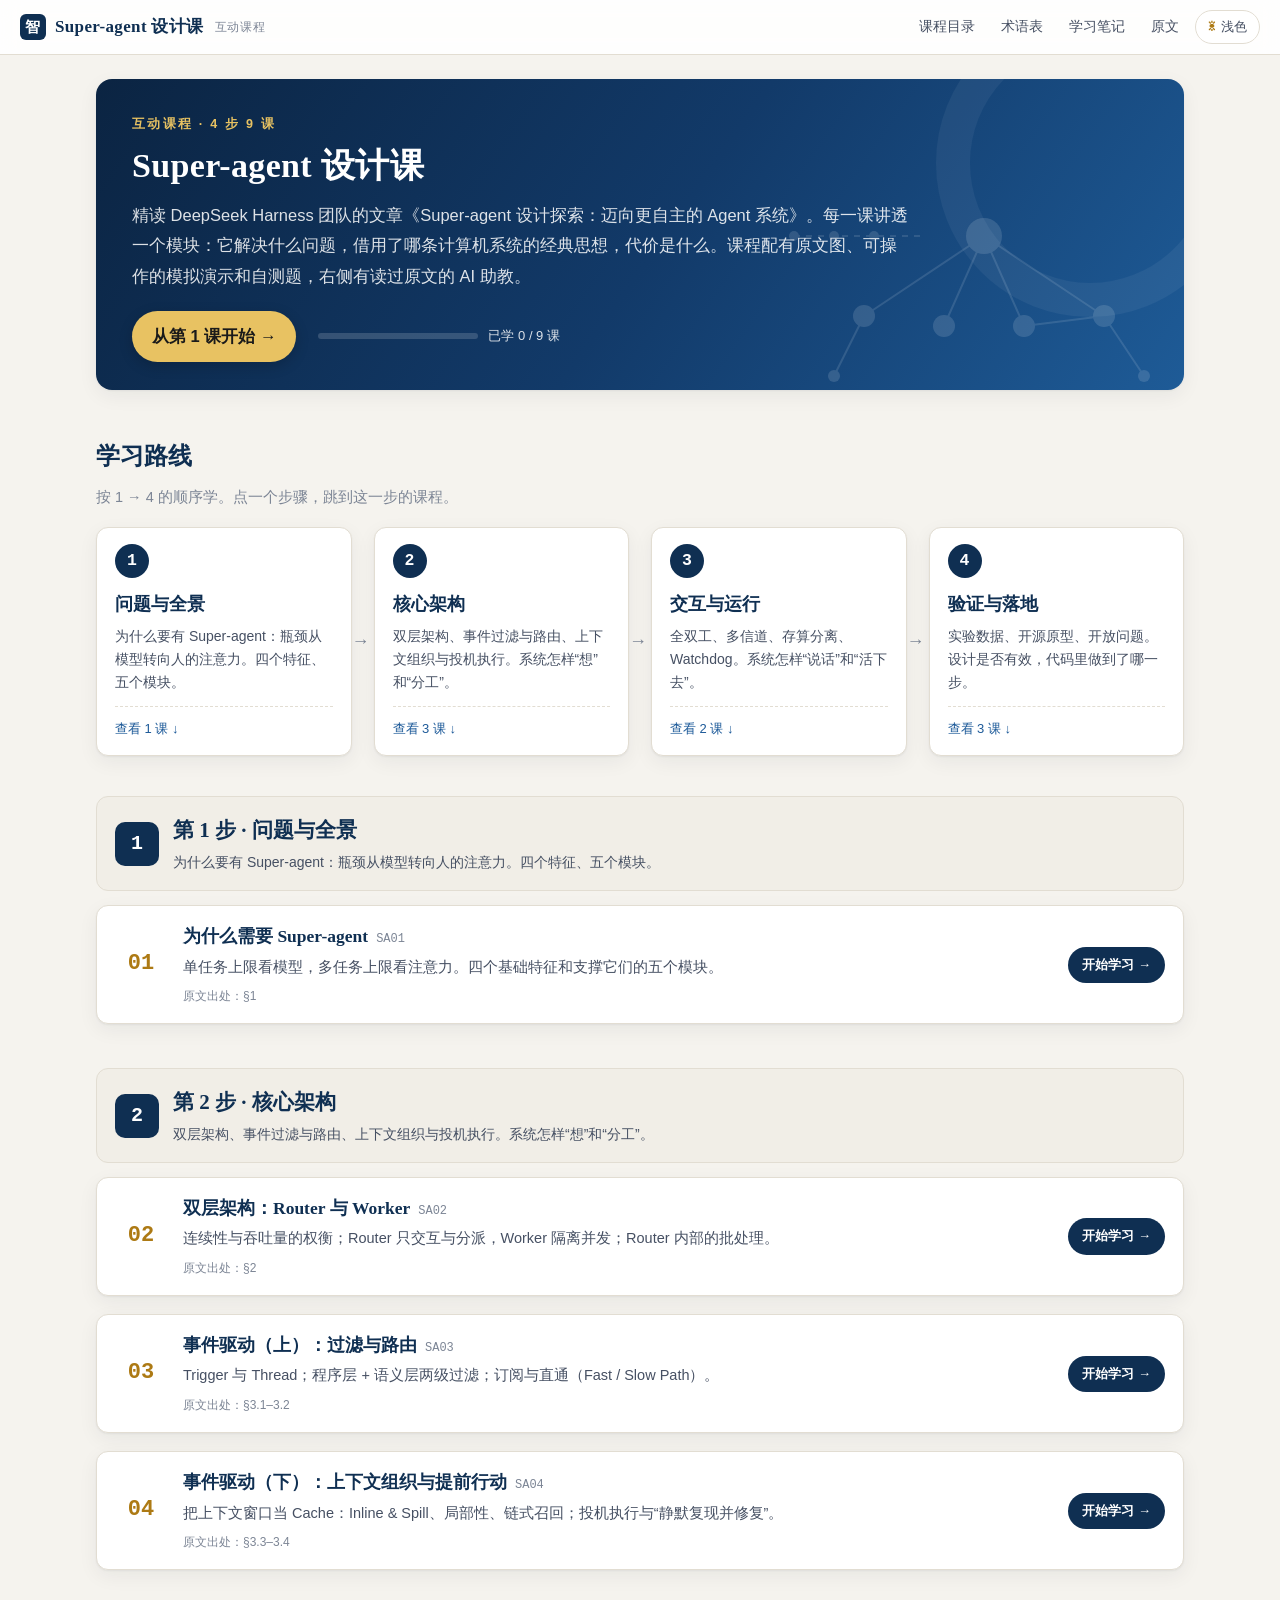
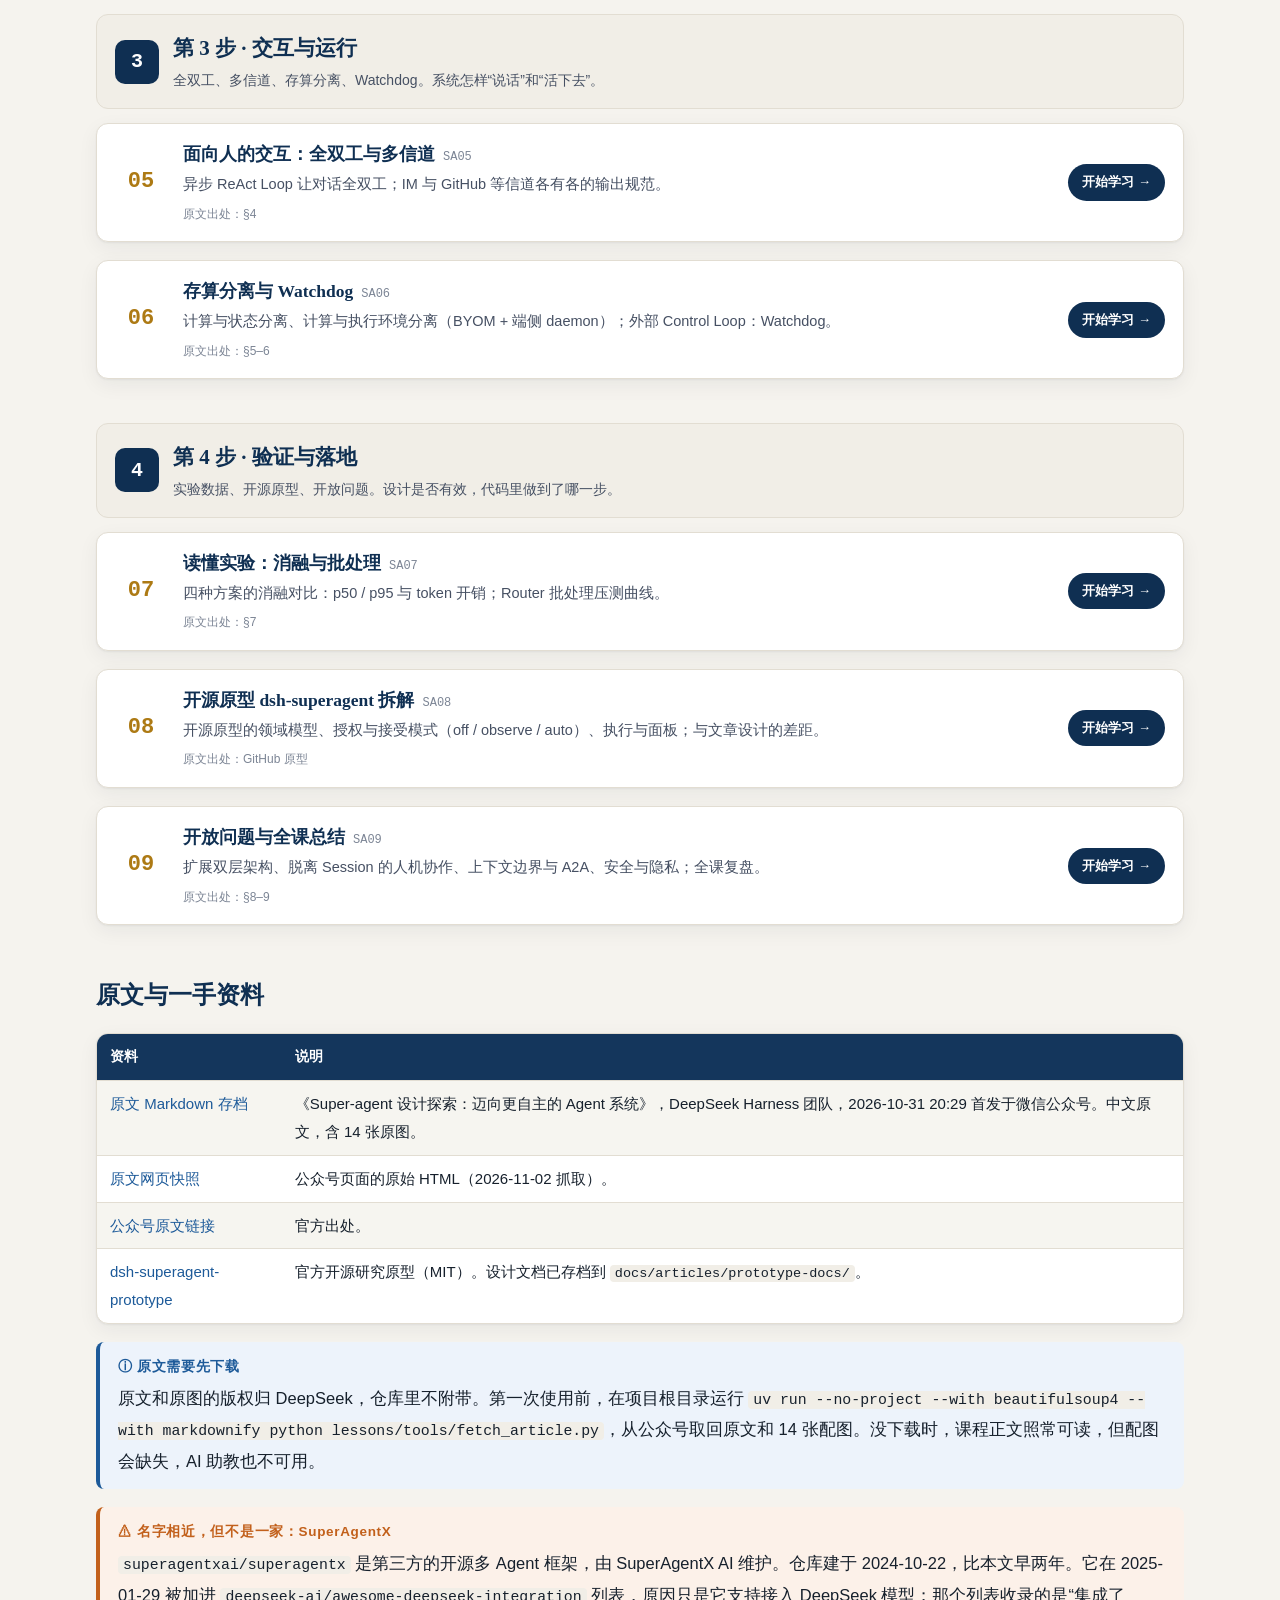
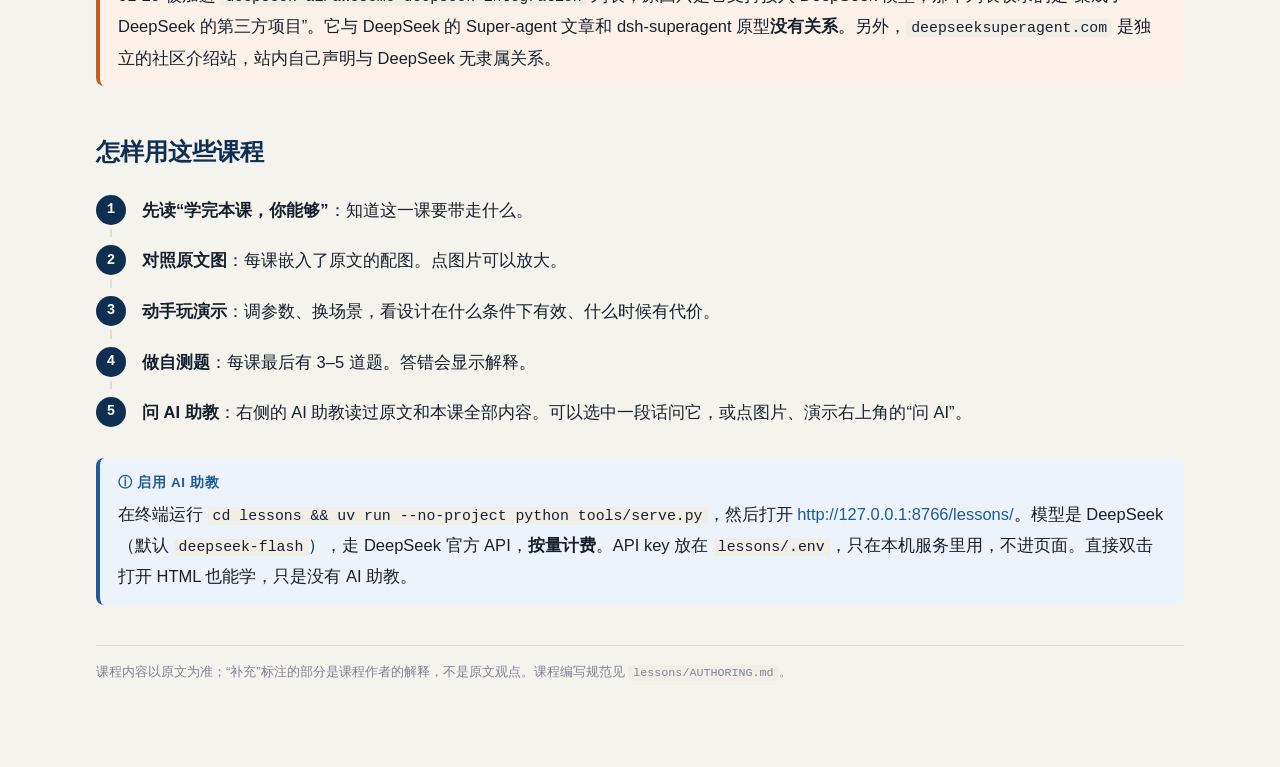
<file: lessons/index.html>
<!doctype html>
<html lang="zh-CN">
<head>
<meta charset="utf-8">
<meta name="viewport" content="width=device-width, initial-scale=1">
<title>Super-agent 设计课</title>
<link rel="stylesheet" href="assets/course.css">
<link rel="stylesheet" href="assets/course-theme.css">
<script src="assets/glossary-data.js"></script>
<script src="assets/course-config.js"></script>
<script src="assets/course-lib.js"></script>
<style>
  .wrap { max-width: 1120px; margin: 0 auto; padding: 24px 16px 80px; }
  .hero-actions { display: flex; flex-wrap: wrap; align-items: center; gap: 14px 22px; margin-top: 20px; }
  .cta { display: inline-flex; align-items: center; gap: 8px; background: var(--hero-accent); color: #1a1a1a; font-weight: 700; padding: 10px 20px; border-radius: 30px; box-shadow: 0 4px 14px rgba(0,0,0,.18); transition: transform .15s; }
  :root[data-theme="ink"] .cta { color: #f8efdc; }
  .cta:hover { text-decoration: none; transform: translateY(-2px); }
  .hero-prog { font-size: 13px; color: var(--hero-sub); display: flex; align-items: center; gap: 10px; }
  .hero-prog .bar { width: 160px; height: 6px; border-radius: 6px; background: var(--hero-line); overflow: hidden; }
  .hero-prog .bar i { display: block; height: 100%; background: var(--hero-accent); }
  .sec-h { font-family: var(--head-font); color: var(--brand); font-size: 24px; margin: 44px 0 6px; }
  .sec-sub { color: var(--ink-3); font-size: 14.5px; margin: 0 0 14px; }
  .path { display: grid; grid-template-columns: repeat(4, minmax(0, 1fr)); gap: 22px; margin: 16px 0 8px; }
  .stage { position: relative; display: flex; flex-direction: column; background: var(--surface); border: 1px solid var(--line); border-radius: var(--radius); padding: 16px 18px 14px; box-shadow: var(--shadow); color: var(--ink); cursor: pointer; transition: transform .15s, box-shadow .15s, border-color .15s; }
  .stage:hover { text-decoration: none; transform: translateY(-3px); box-shadow: var(--shadow-lift); border-color: var(--brand-2); }
  .stage:not(:last-child)::after { content: "→"; position: absolute; right: -19px; top: 50%; transform: translateY(-50%); color: var(--ink-3); font-size: 18px; }
  .stage .n { display: inline-grid; place-items: center; width: 34px; height: 34px; border-radius: 50%; background: var(--brand); color: var(--surface); font-family: var(--mono); font-weight: 700; }
  .stage b { display: block; color: var(--brand); font-size: 18px; margin: 10px 0 4px; font-family: var(--head-font); }
  .stage p { margin: 0; font-size: 14px; color: var(--ink-2); line-height: 1.65; flex: 1; }
  .stage .go { margin-top: 12px; padding-top: 10px; border-top: 1px dashed var(--line); font-size: 13px; color: var(--brand-2); display: flex; justify-content: space-between; }
  .stage .go em { font-style: normal; color: var(--ink-3); }
  @media (max-width: 900px) { .path { grid-template-columns: 1fr 1fr; } .stage::after { display: none; } }
  @media (max-width: 520px) { .path { grid-template-columns: 1fr; } }
  .step-sec { margin-top: 40px; scroll-margin-top: 70px; }
  .step-head { display: flex; align-items: center; gap: 14px; padding: 14px 18px; border-radius: var(--radius); background: var(--surface-2); border: 1px solid var(--line); }
  .step-head .n { flex: none; display: grid; place-items: center; width: 44px; height: 44px; border-radius: 10px; background: var(--brand); color: var(--surface); font-family: var(--mono); font-size: 20px; font-weight: 700; }
  .step-head h2 { margin: 0; font-family: var(--head-font); color: var(--brand); font-size: 21px; }
  .step-head p { margin: 0; font-size: 14px; color: var(--ink-2); }
  .lrows { list-style: none; margin: 10px 0 0; padding: 0; display: grid; gap: 10px; }
  .lrow { display: grid; grid-template-columns: 52px minmax(0, 1fr) auto; gap: 16px; align-items: center; background: var(--surface); border: 1px solid var(--line); border-radius: var(--radius); padding: 14px 18px; box-shadow: var(--shadow); color: var(--ink); cursor: pointer; transition: transform .15s, box-shadow .15s, border-color .15s; }
  .lrow:hover { text-decoration: none; transform: translateX(3px); box-shadow: var(--shadow-lift); border-color: var(--brand-2); }
  .lrow .no { font-family: var(--mono); font-size: 22px; font-weight: 700; color: var(--accent); text-align: center; }
  .lrow h3 { margin: 0; font-size: 17.5px; color: var(--brand); font-family: var(--head-font); }
  .lrow h3 .id { font-family: var(--mono); font-size: 12px; color: var(--ink-3); font-weight: 400; margin-left: 8px; }
  .lrow p { margin: 3px 0 0; font-size: 14.5px; color: var(--ink-2); line-height: 1.6; }
  .lrow .src { font-size: 12px; color: var(--ink-3); }
  .lrow .pill2 { white-space: nowrap; font-size: 13px; font-weight: 600; padding: 6px 14px; border-radius: 20px; background: var(--brand); color: var(--surface); }
  .lrow .pill2.done { background: transparent; color: var(--up); border: 1px solid var(--up); }
  @media (max-width: 600px) { .lrow { grid-template-columns: 36px minmax(0, 1fr); } .lrow .pill2 { grid-column: 2; justify-self: start; } .lrow .no { font-size: 18px; } }
</style>
</head>
<body>
<header id="cl-topbar"></header>
<div class="wrap">
  <div class="hero">
    <div class="kicker">互动课程 · 4 步 9 课</div>
    <h1>Super-agent 设计课</h1>
    <p>精读 DeepSeek Harness 团队的文章《Super-agent 设计探索：迈向更自主的 Agent 系统》。每一课讲透一个模块：它解决什么问题，借用了哪条计算机系统的经典思想，代价是什么。课程配有原文图、可操作的模拟演示和自测题，右侧有读过原文的 AI 助教。</p>
    <div class="hero-actions"><a class="cta" id="cta" href="SA01-why-super-agent.html">从第 1 课开始 →</a><span class="hero-prog" id="hero-prog"></span></div>
  </div>

  <h2 class="sec-h">学习路线</h2>
  <p class="sec-sub">按 1 → 4 的顺序学。点一个步骤，跳到这一步的课程。</p>
  <div class="path" id="path"></div>
  <div id="groups"></div>

  <h2 class="sec-h">原文与一手资料</h2>
  <div class="tbl-wrap"><table class="tbl">
    <tr><th>资料</th><th>说明</th></tr>
    <tr><td><a href="../docs/articles/super-agent-design-exploration.md">原文 Markdown 存档</a></td><td>《Super-agent 设计探索：迈向更自主的 Agent 系统》，DeepSeek Harness 团队，2026-10-31 20:29 首发于微信公众号。中文原文，含 14 张原图。</td></tr>
    <tr><td><a href="../docs/articles/super-agent-design-exploration.original.html">原文网页快照</a></td><td>公众号页面的原始 HTML（2026-11-02 抓取）。</td></tr>
    <tr><td><a href="https://mp.weixin.qq.com/s/zoS7GlReWPhfCjENGxXCdg">公众号原文链接</a></td><td>官方出处。</td></tr>
    <tr><td><a href="https://github.com/deepseek-ai/dsh-superagent-prototype">dsh-superagent-prototype</a></td><td>官方开源研究原型（MIT）。设计文档已存档到 <code>docs/articles/prototype-docs/</code>。</td></tr>
  </table></div>
  <div class="callout note"><span class="ttl">原文需要先下载</span>原文和原图的版权归 DeepSeek，仓库里不附带。第一次使用前，在项目根目录运行 <code>uv run --no-project --with beautifulsoup4 --with markdownify python lessons/tools/fetch_article.py</code>，从公众号取回原文和 14 张配图。没下载时，课程正文照常可读，但配图会缺失，AI 助教也不可用。</div>
  <div class="callout warn"><span class="ttl">名字相近，但不是一家：SuperAgentX</span><code>superagentxai/superagentx</code> 是第三方的开源多 Agent 框架，由 SuperAgentX AI 维护。仓库建于 2024-10-22，比本文早两年。它在 2025-01-29 被加进 <code>deepseek-ai/awesome-deepseek-integration</code> 列表，原因只是它支持接入 DeepSeek 模型；那个列表收录的是“集成了 DeepSeek 的第三方项目”。它与 DeepSeek 的 Super-agent 文章和 dsh-superagent 原型<b>没有关系</b>。另外，<code>deepseeksuperagent.com</code> 是独立的社区介绍站，站内自己声明与 DeepSeek 无隶属关系。</div>

  <h2 class="sec-h">怎样用这些课程</h2>
  <ol class="steps">
    <li><b>先读“学完本课，你能够”</b>：知道这一课要带走什么。</li>
    <li><b>对照原文图</b>：每课嵌入了原文的配图。点图片可以放大。</li>
    <li><b>动手玩演示</b>：调参数、换场景，看设计在什么条件下有效、什么时候有代价。</li>
    <li><b>做自测题</b>：每课最后有 3–5 道题。答错会显示解释。</li>
    <li><b>问 AI 助教</b>：右侧的 AI 助教读过原文和本课全部内容。可以选中一段话问它，或点图片、演示右上角的“问 AI”。</li>
  </ol>
  <div class="callout note"><span class="ttl">启用 AI 助教</span>在终端运行 <code>cd lessons &amp;&amp; uv run --no-project python tools/serve.py</code>，然后打开 <a href="http://127.0.0.1:8766/lessons/">http://127.0.0.1:8766/lessons/</a>。模型是 DeepSeek（默认 <code>deepseek-flash</code>），走 DeepSeek 官方 API，<b>按量计费</b>。API key 放在 <code>lessons/.env</code>，只在本机服务里用，不进页面。直接双击打开 HTML 也能学，只是没有 AI 助教。</div>
  <p class="disclaimer">课程内容以原文为准；“补充”标注的部分是课程作者的解释，不是原文观点。课程编写规范见 <code>lessons/AUTHORING.md</code>。</p>
</div>

<script>
const DESC = {
  "SA01-why-super-agent.html": "单任务上限看模型，多任务上限看注意力。四个基础特征和支撑它们的五个模块。",
  "SA02-two-layer.html": "连续性与吞吐量的权衡；Router 只交互与分派，Worker 隔离并发；Router 内部的批处理。",
  "SA03-event-filter-route.html": "Trigger 与 Thread；程序层 + 语义层两级过滤；订阅与直通（Fast / Slow Path）。",
  "SA04-context-speculation.html": "把上下文窗口当 Cache：Inline & Spill、局部性、链式召回；投机执行与“静默复现并修复”。",
  "SA05-human-interaction.html": "异步 ReAct Loop 让对话全双工；IM 与 GitHub 等信道各有各的输出规范。",
  "SA06-separation-watchdog.html": "计算与状态分离、计算与执行环境分离（BYOM + 端侧 daemon）；外部 Control Loop：Watchdog。",
  "SA07-experiments.html": "四种方案的消融对比：p50 / p95 与 token 开销；Router 批处理压测曲线。",
  "SA08-prototype.html": "开源原型的领域模型、授权与接受模式（off / observe / auto）、执行与面板；与文章设计的差距。",
  "SA09-open-problems.html": "扩展双层架构、脱离 Session 的人机协作、上下文边界与 A2A、安全与隐私；全课复盘。",
};
CL.onReady(function () {
  const v = CL.visited(), N = CL.LESSONS.length, done = CL.LESSONS.filter((l) => v.includes(l.file)).length;
  const nextL = CL.LESSONS.find((l) => !v.includes(l.file));
  const cta = document.getElementById("cta");
  if (done && nextL) { cta.href = nextL.file; cta.textContent = "继续学习：第 " + String(nextL.no).padStart(2, "0") + " 课 →"; }
  else if (done === N) { cta.href = CL.LESSONS[0].file; cta.textContent = "全部学完 · 从头复习 →"; }
  document.getElementById("hero-prog").innerHTML = '<span class="bar"><i style="width:' + Math.round((100 * done) / N) + '%"></i></span>已学 ' + done + " / " + N + " 课";
  if (done) { const rb = CL.resetButton(() => location.reload()); rb.style.color = "inherit"; document.getElementById("hero-prog").appendChild(rb); }
  let p = "", h = "";
  for (const st of CL.STEPS) {
    const ls = CL.LESSONS.filter((l) => l.step === st.n), d = ls.filter((l) => v.includes(l.file)).length;
    p += '<a class="stage" href="#step-' + st.n + '"><span class="n">' + st.n + "</span><b>" + st.name + "</b><p>" + st.desc +
      '</p><span class="go"><span>查看 ' + ls.length + " 课 ↓</span><em>" + (d ? "已学 " + d : "") + "</em></span></a>";
    h += '<section class="step-sec" id="step-' + st.n + '"><div class="step-head"><span class="n">' + st.n + "</span><div><h2>第 " + st.n + " 步 · " + st.name + "</h2><p>" + st.desc + '</p></div></div><ol class="lrows">';
    for (const l of ls) {
      const seen = v.includes(l.file);
      h += '<li><a class="lrow" href="' + l.file + '"><span class="no">' + String(l.no).padStart(2, "0") + "</span><span><h3>" + l.title + '<span class="id">' + l.id + "</span></h3><p>" + (DESC[l.file] || "") +
        '</p><span class="src">原文出处：' + l.src + '</span></span><span class="pill2' + (seen ? " done" : "") + '">' + (seen ? "✓ 已学 · 复习" : "开始学习 →") + "</span></a></li>";
    }
    h += "</ol></section>";
  }
  document.getElementById("path").innerHTML = p;
  document.getElementById("groups").innerHTML = h;
});
</script>
</body>
</html>
</file>
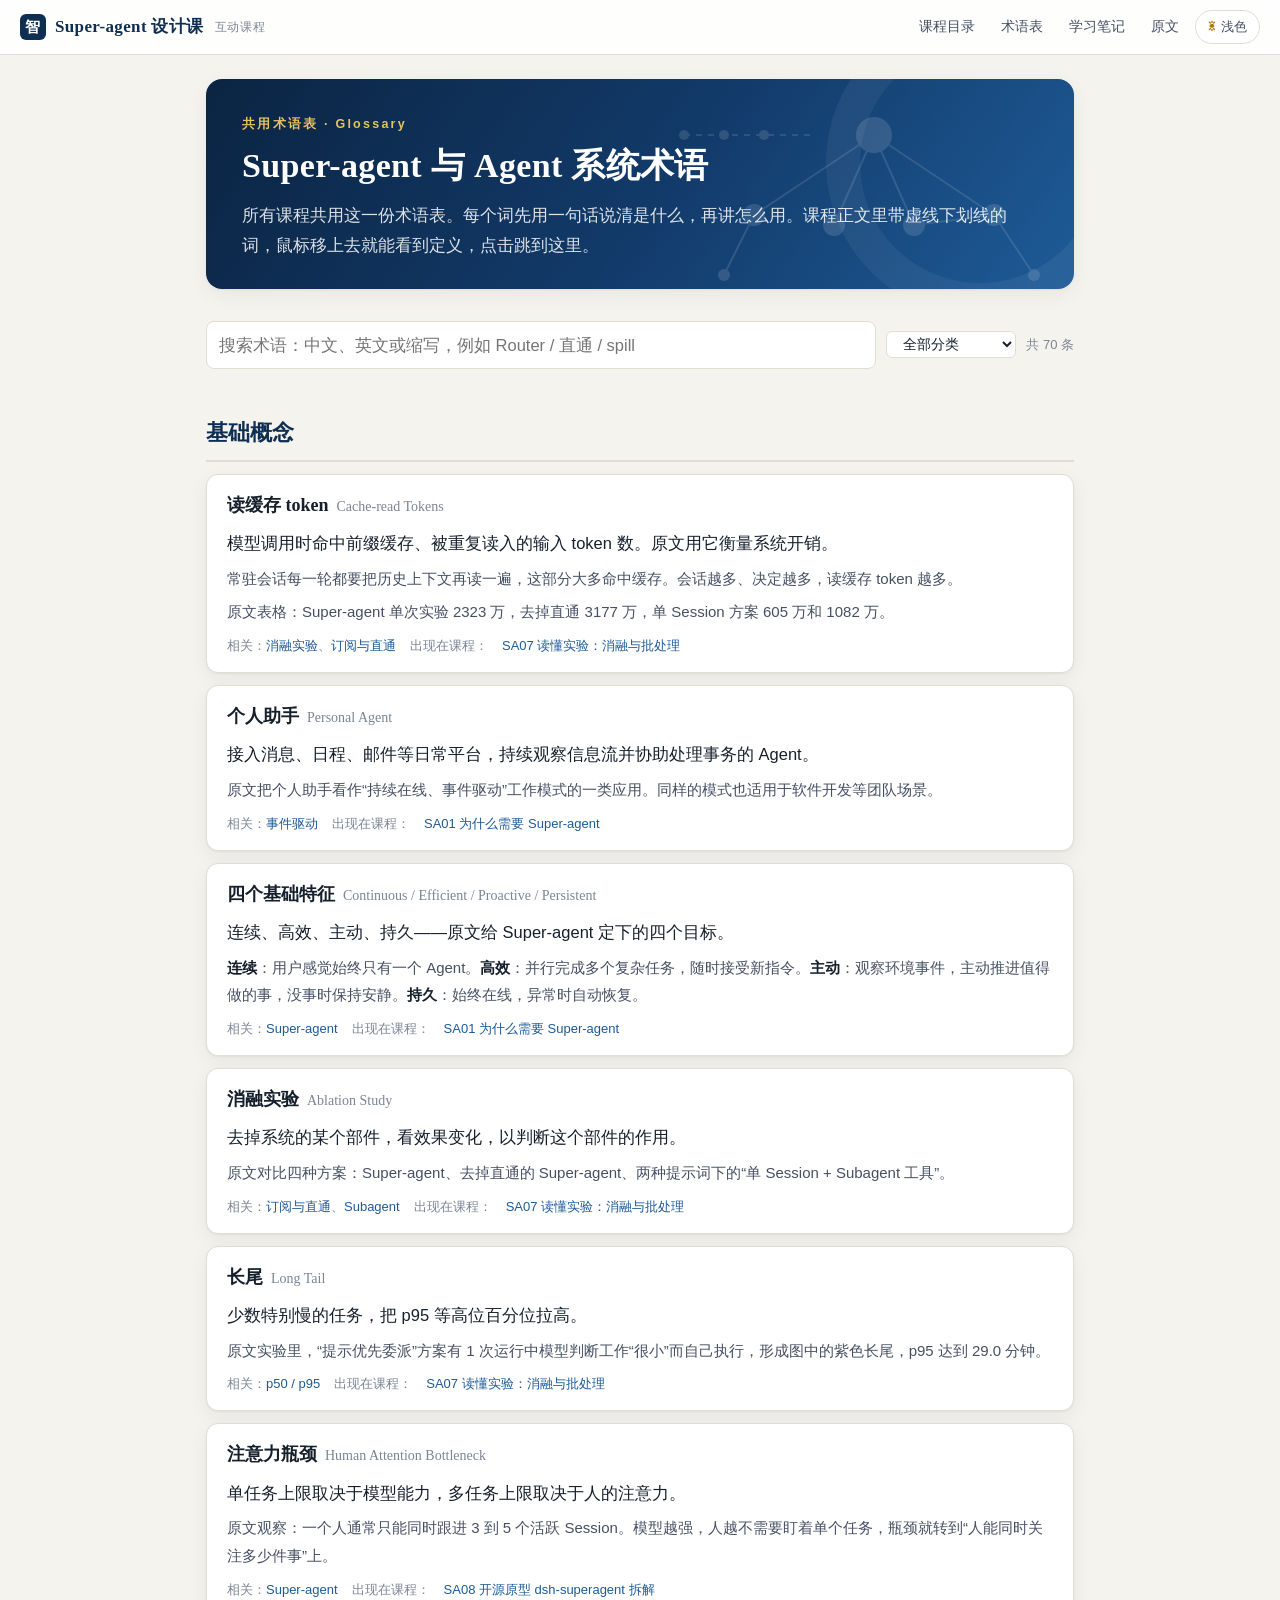
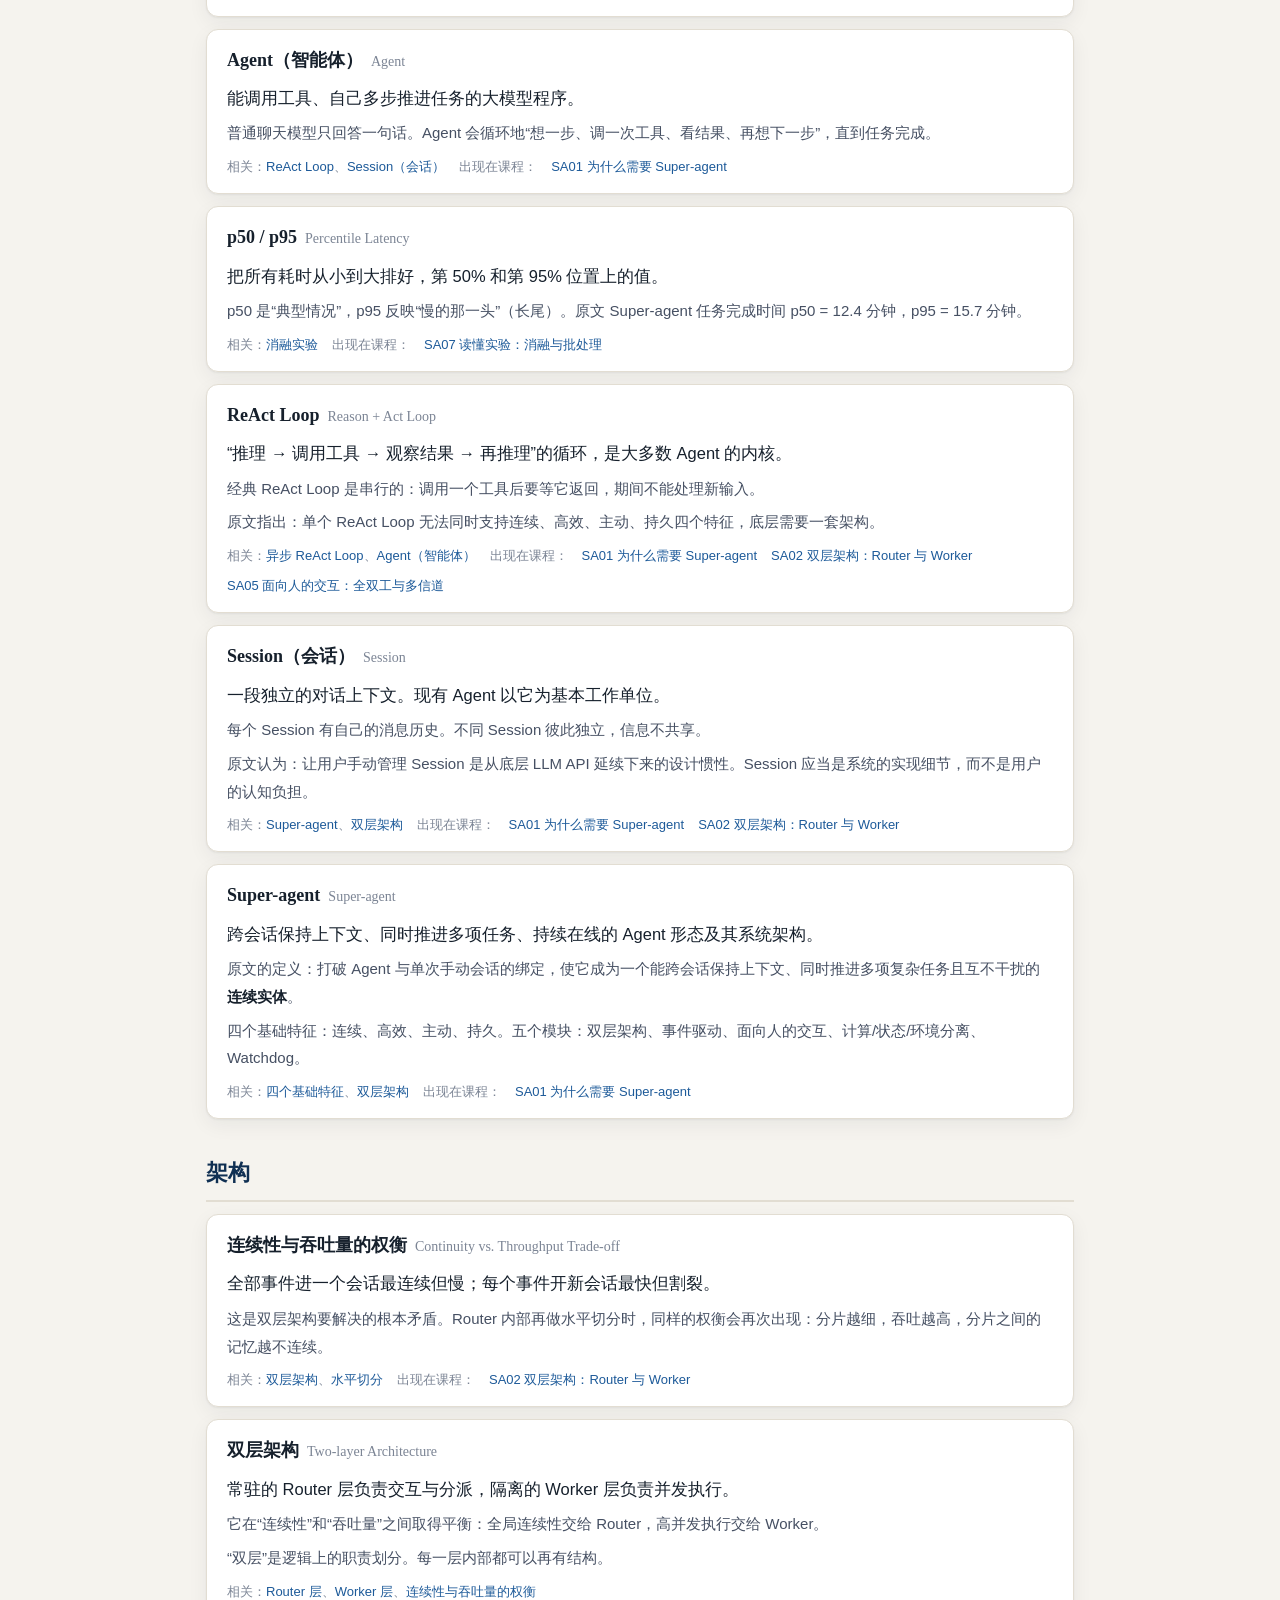
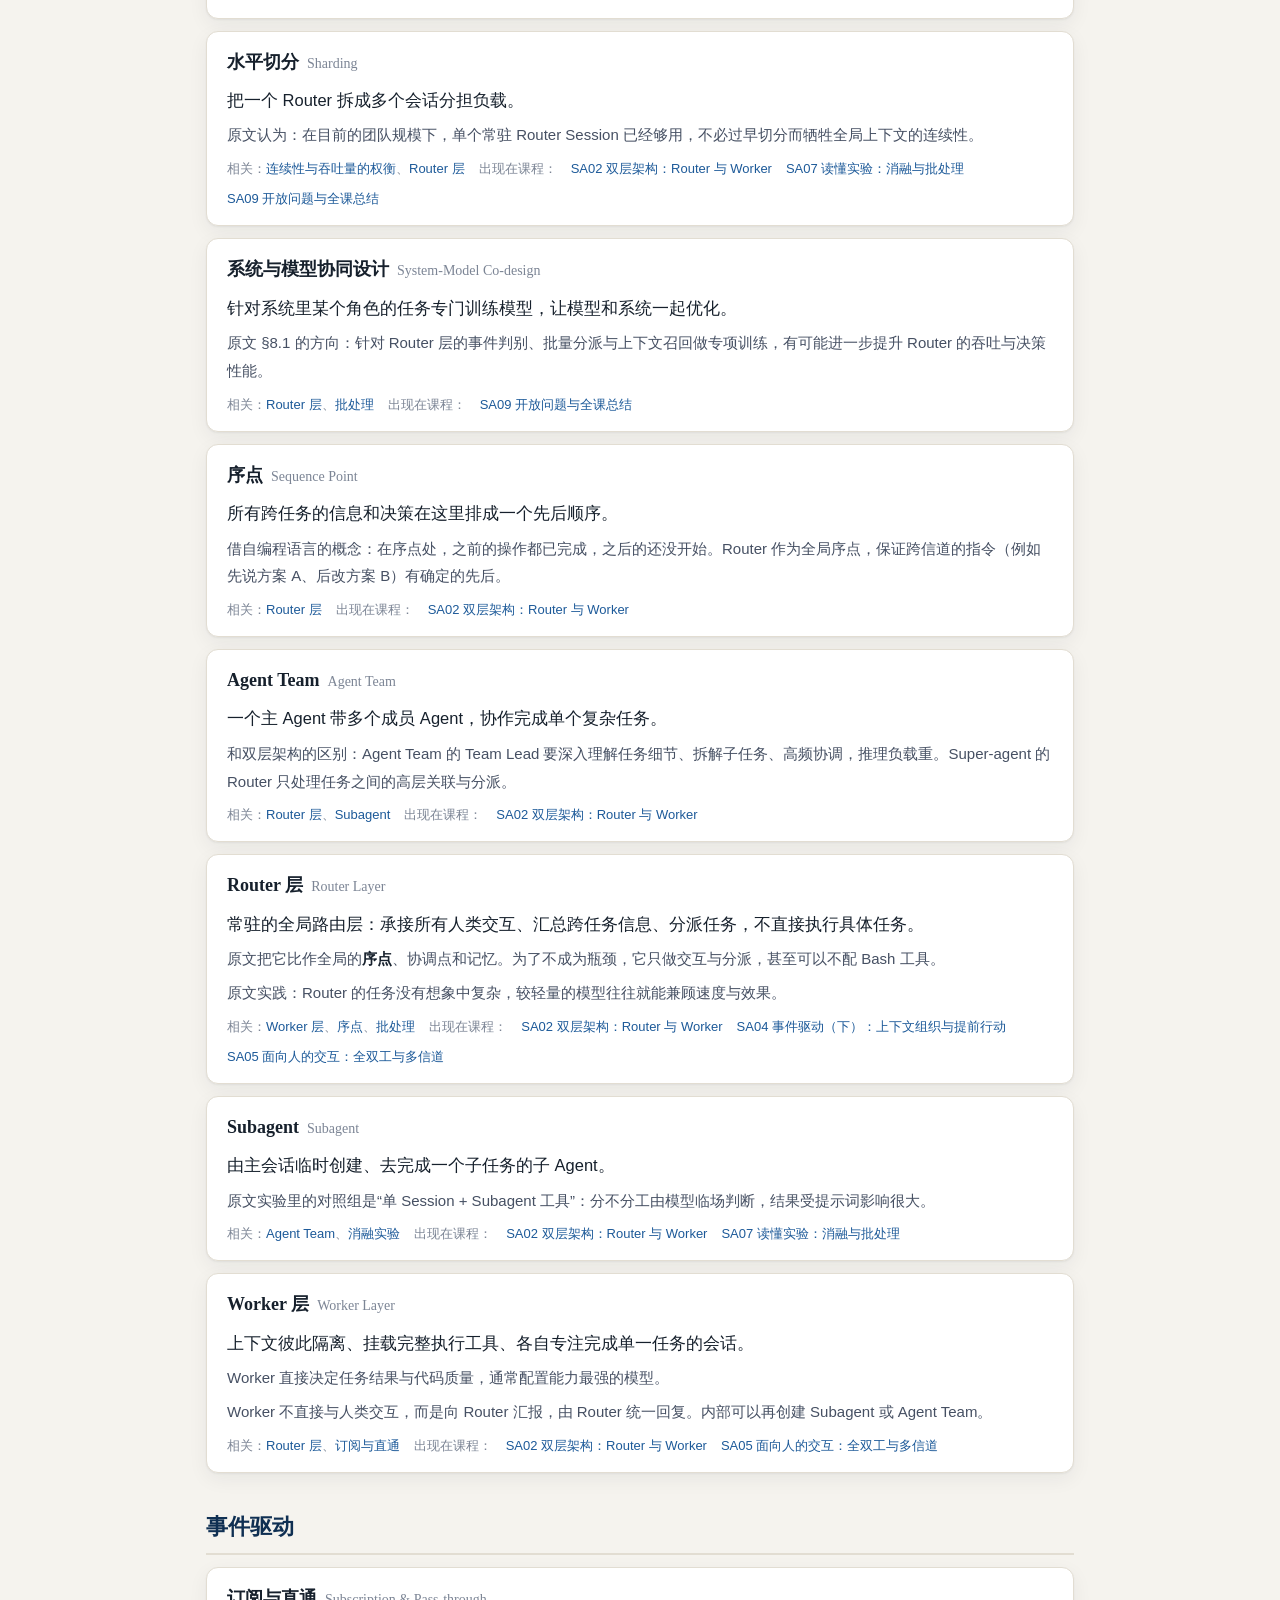
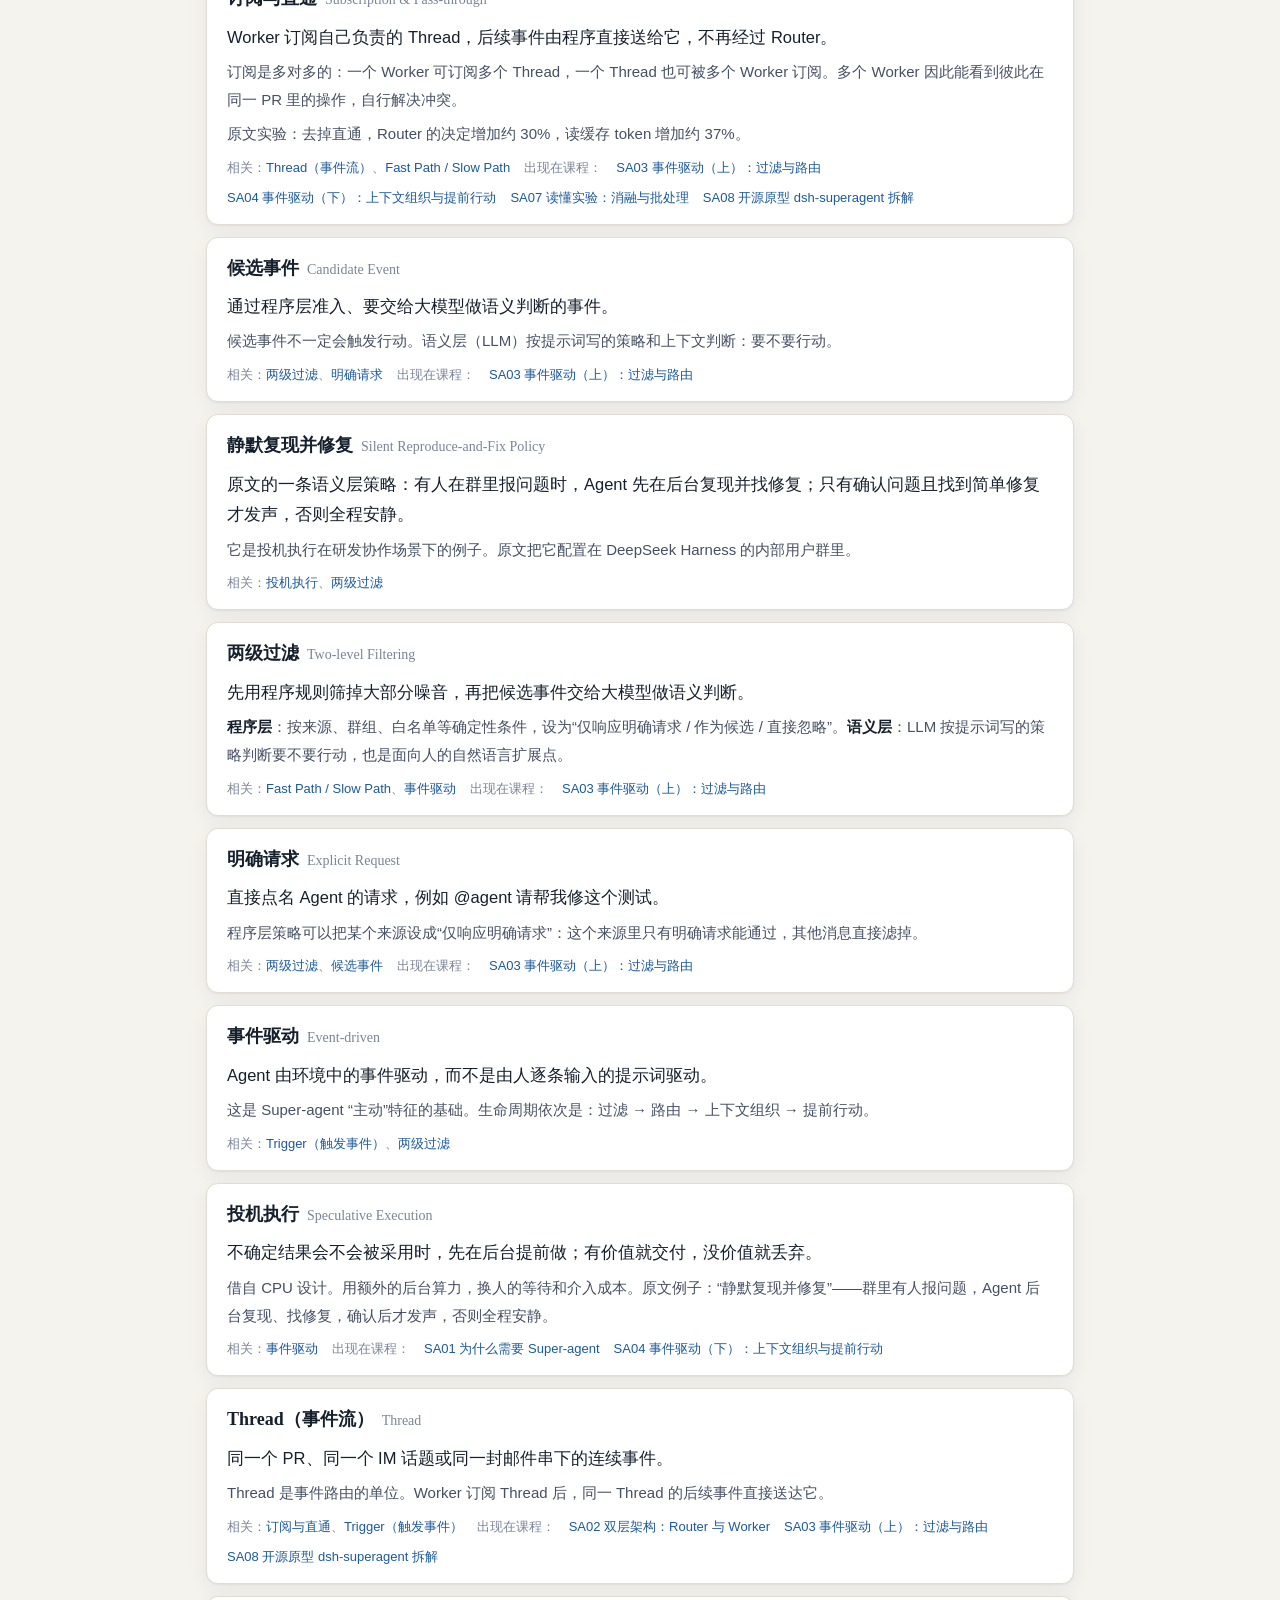
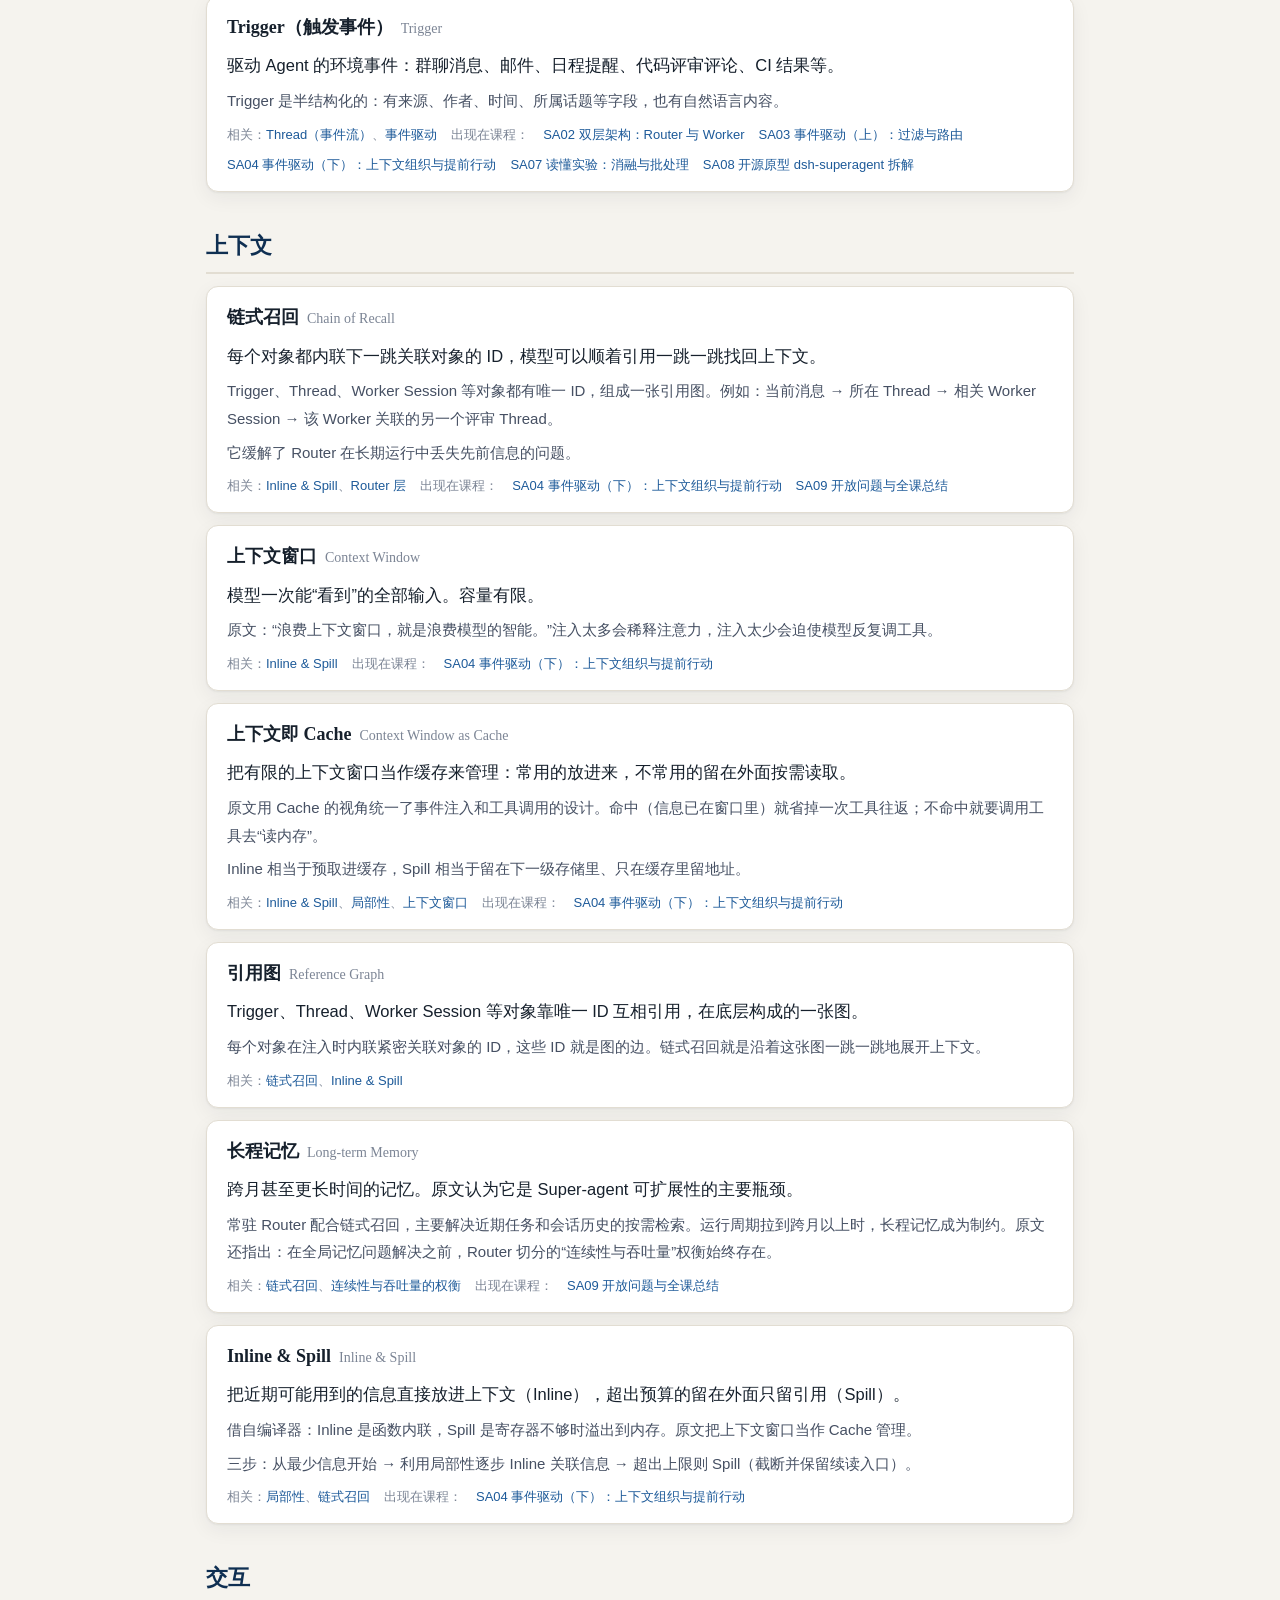
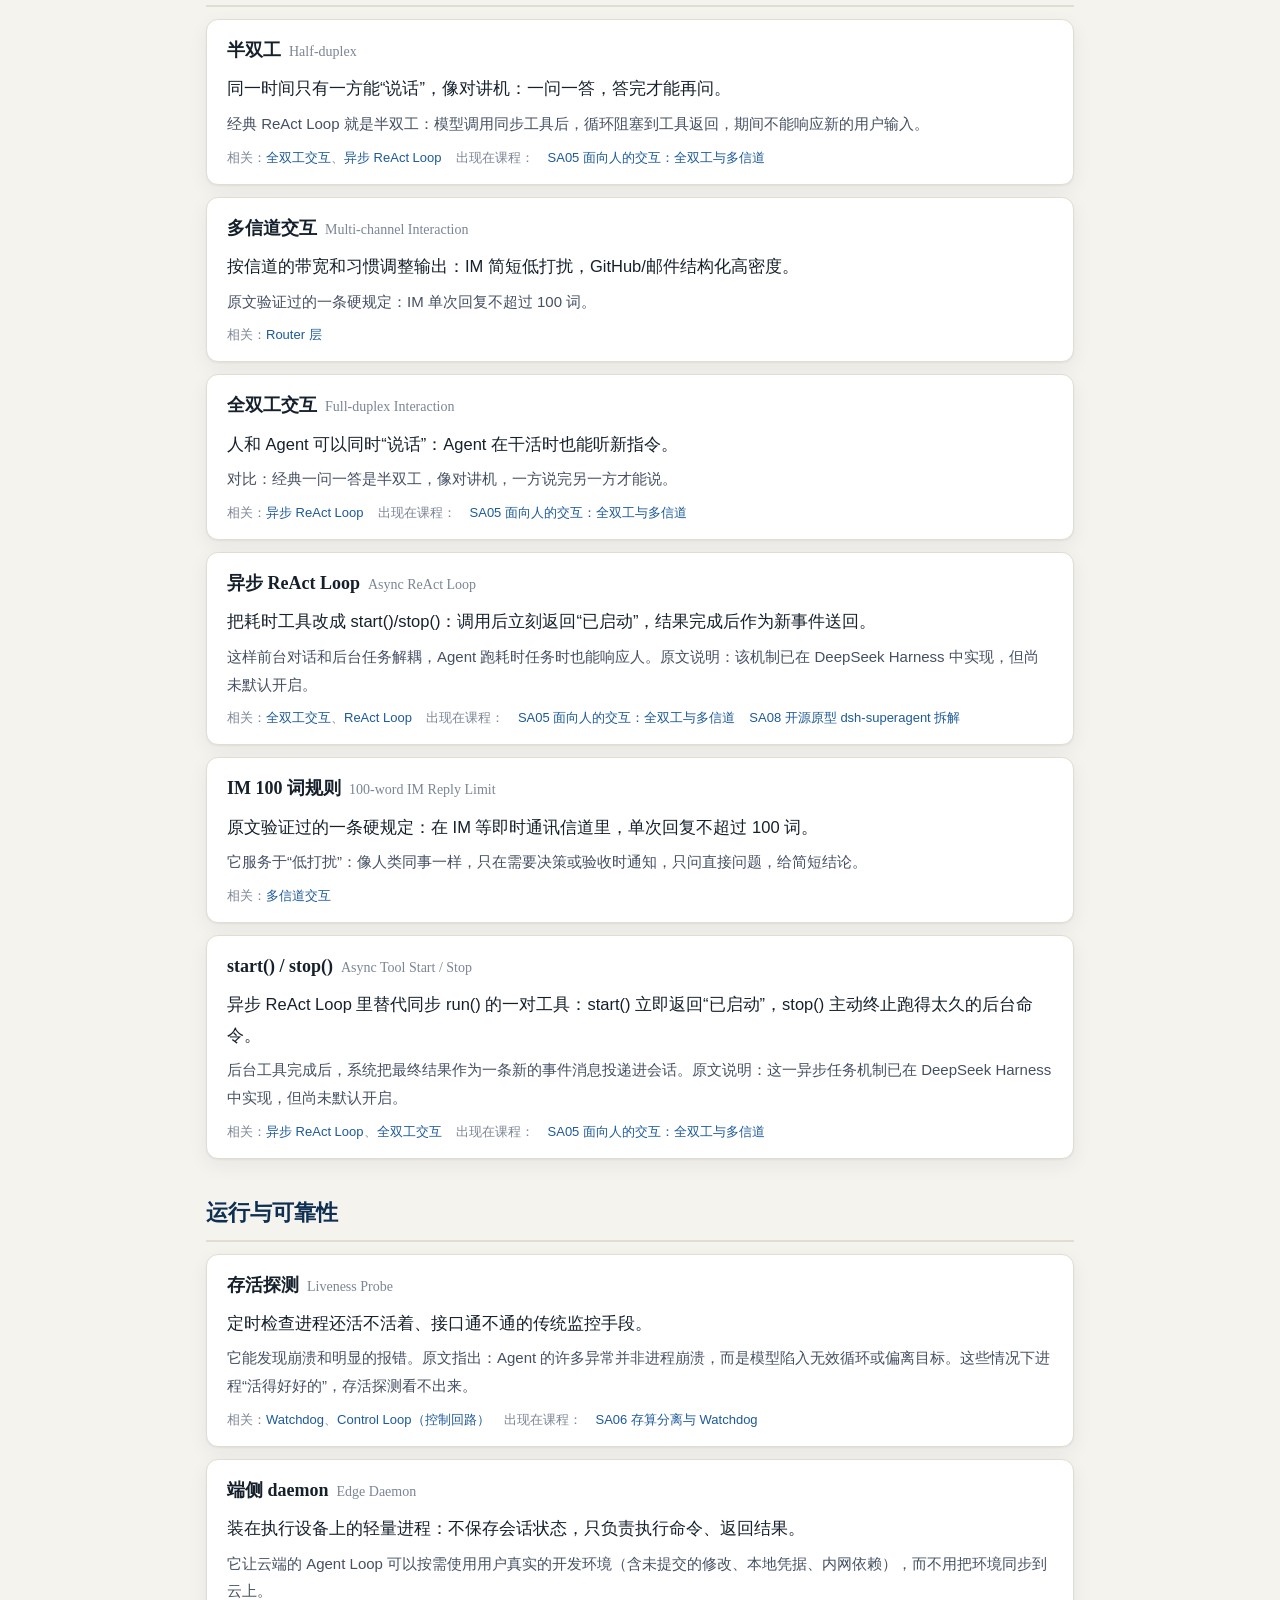
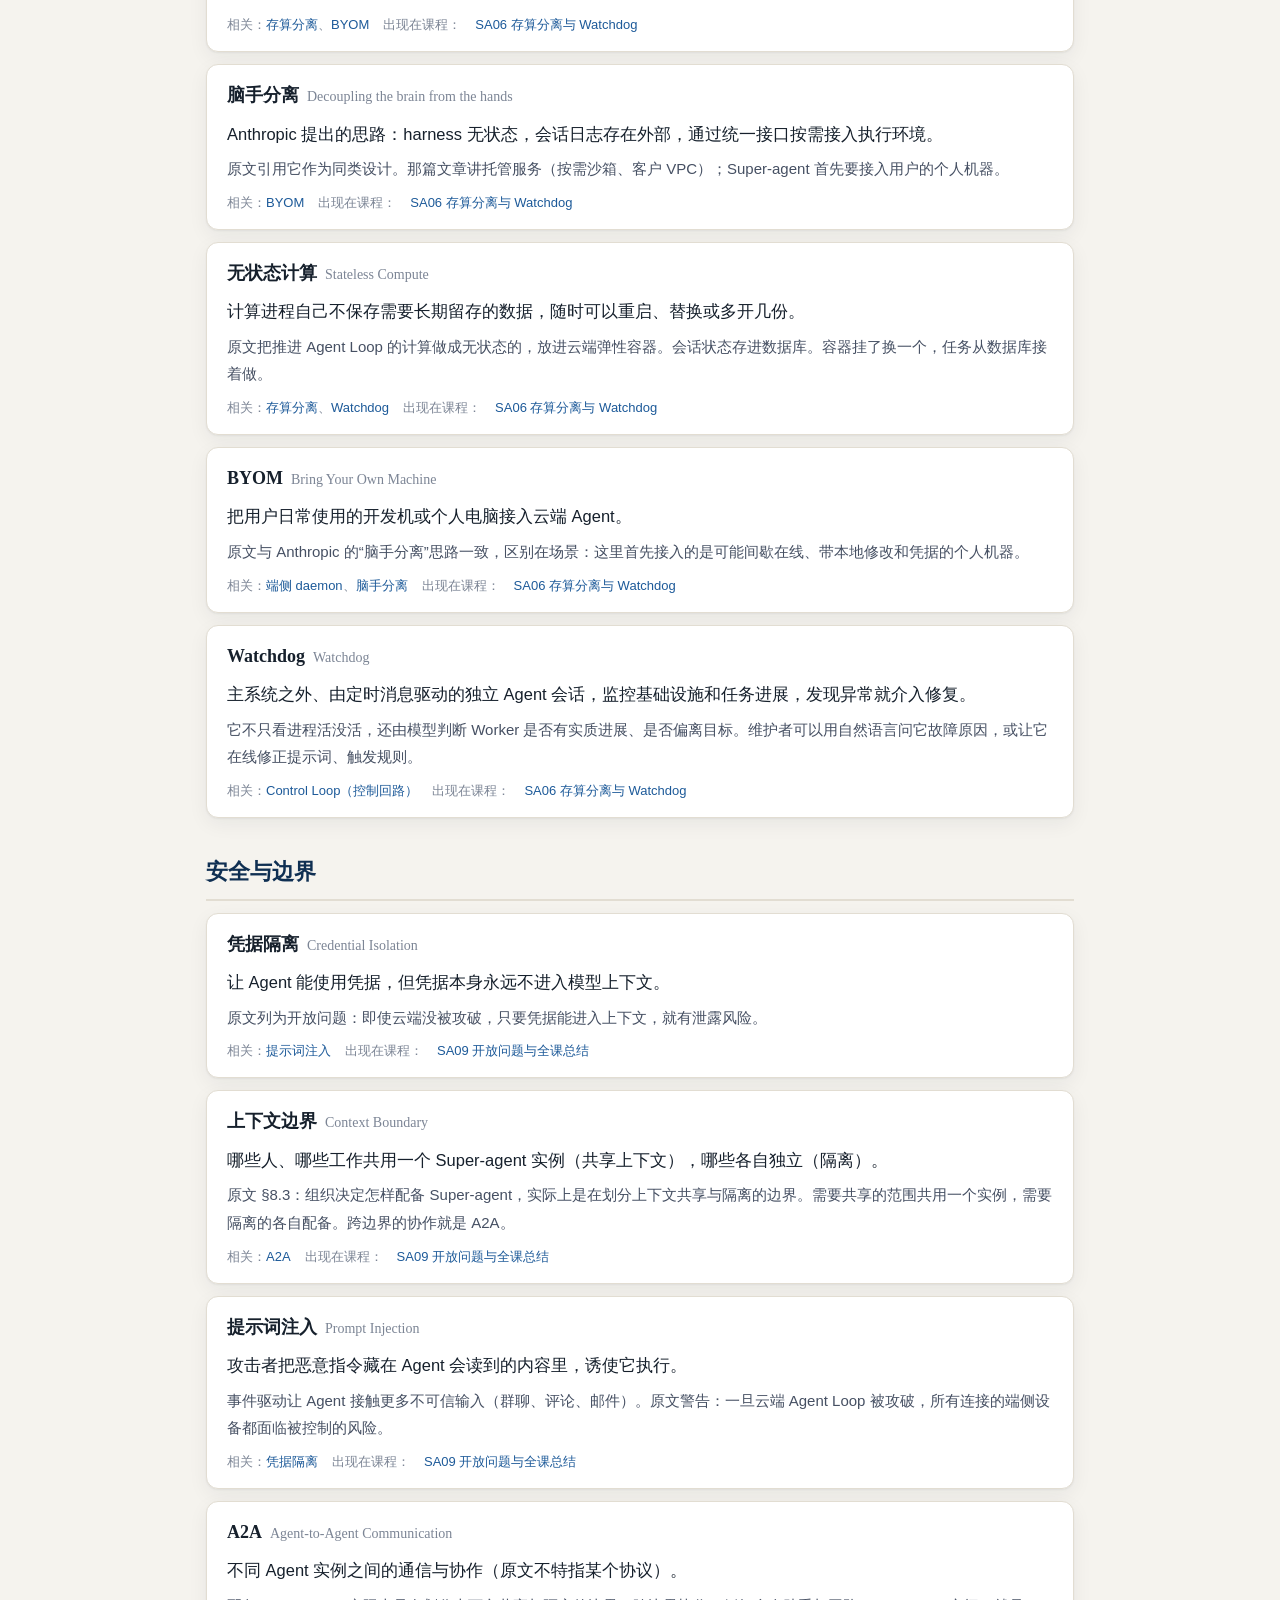
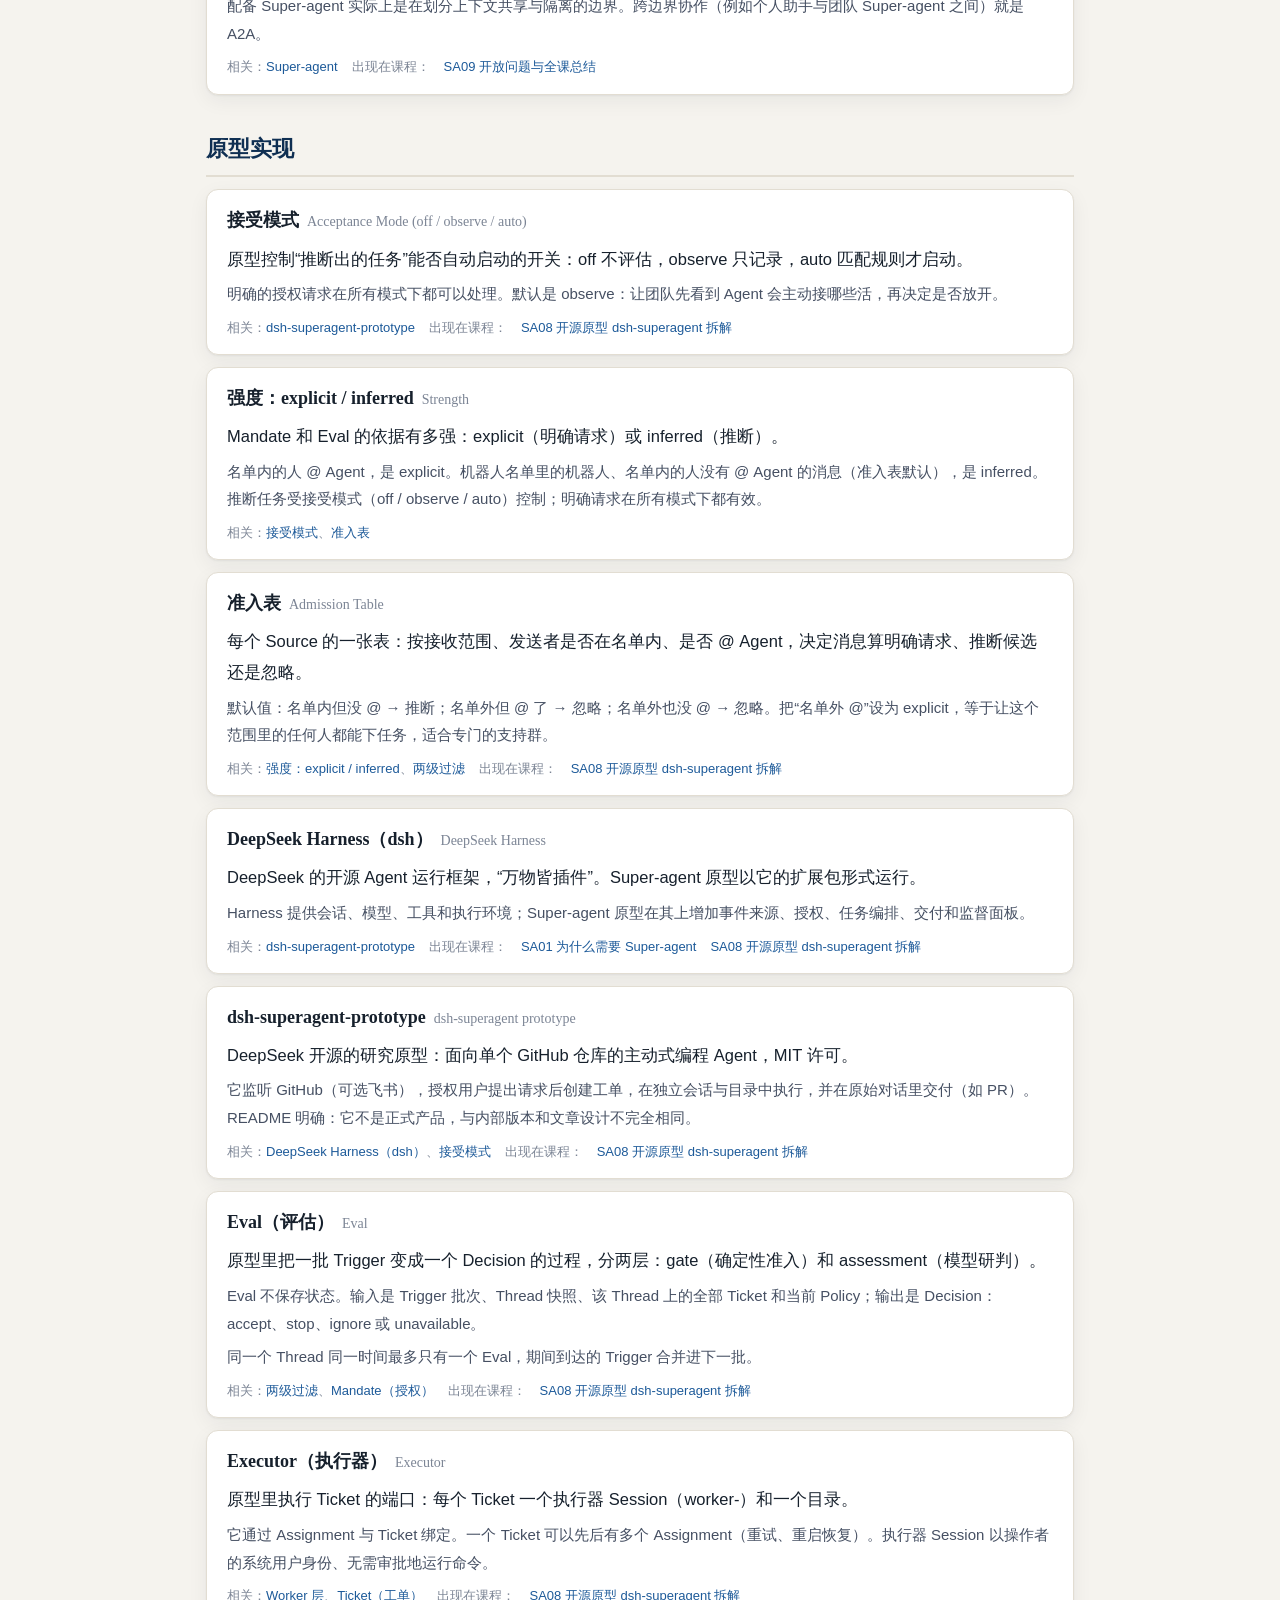
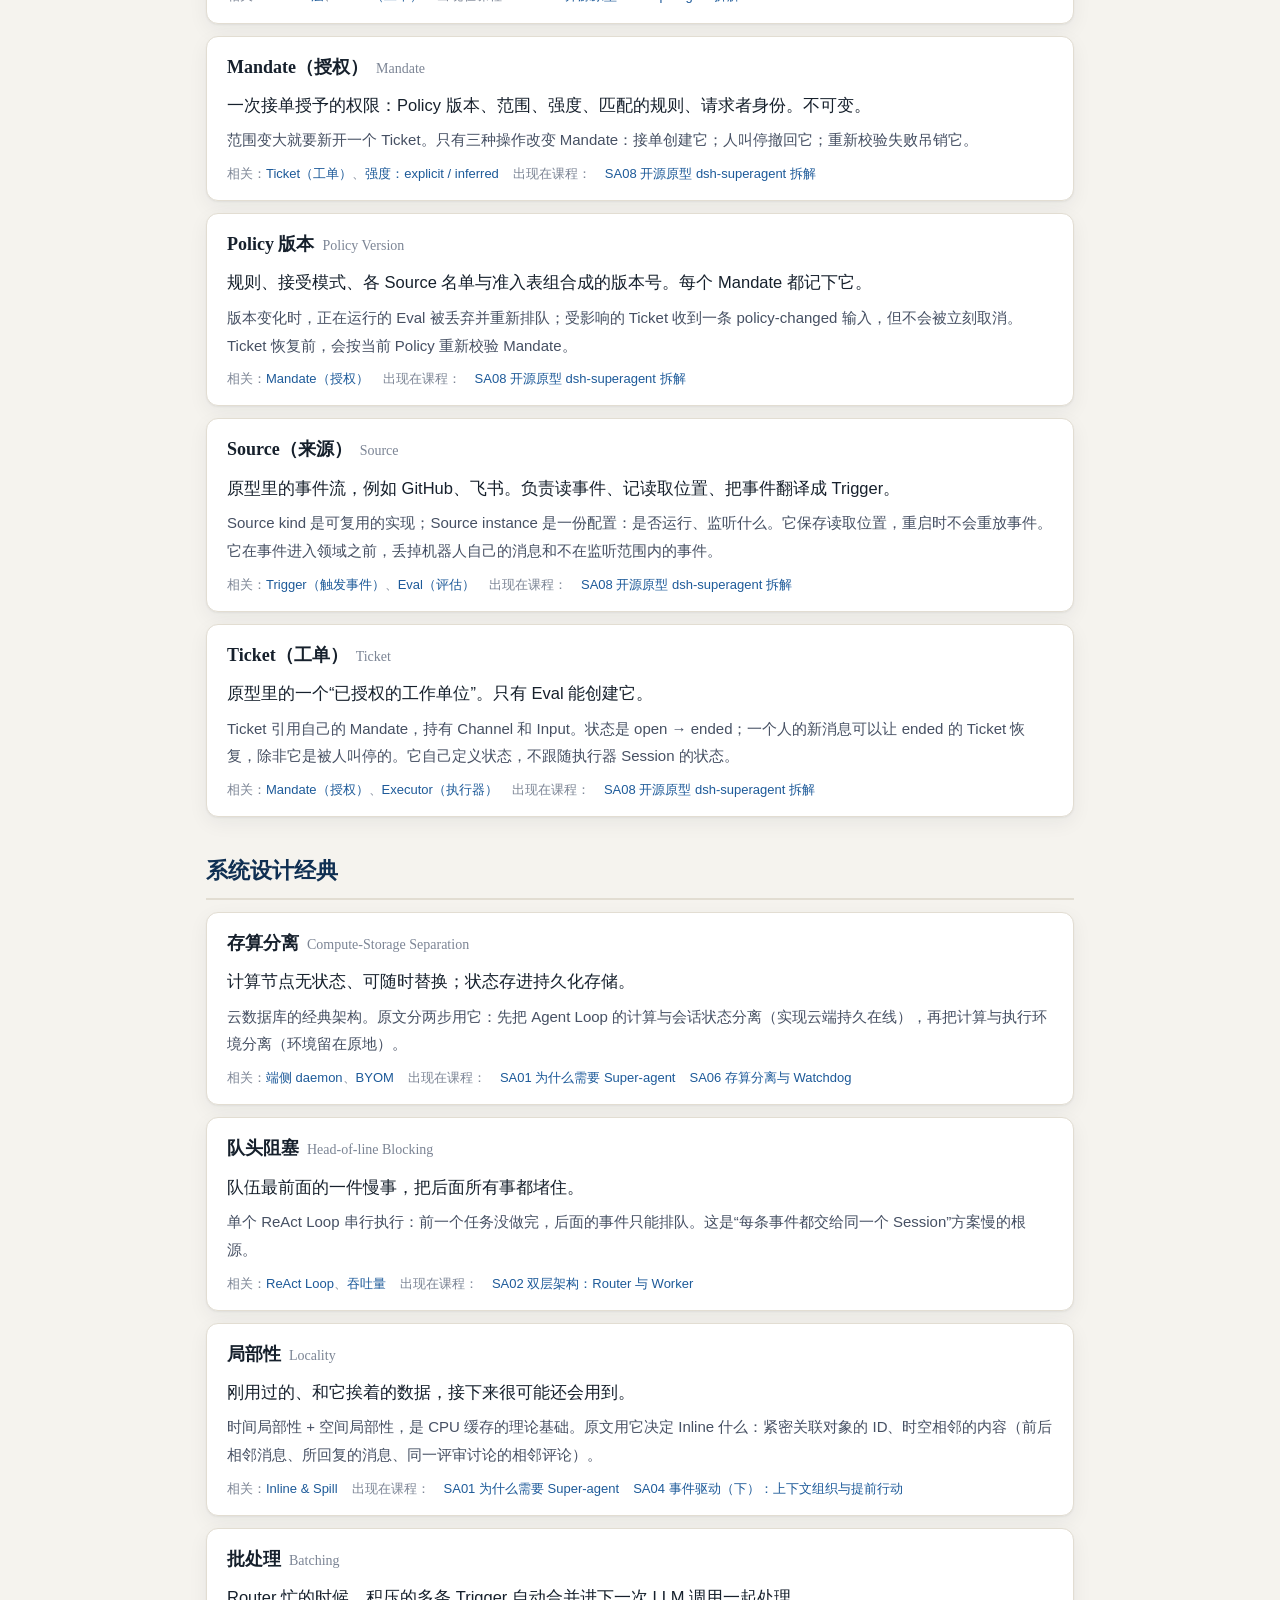
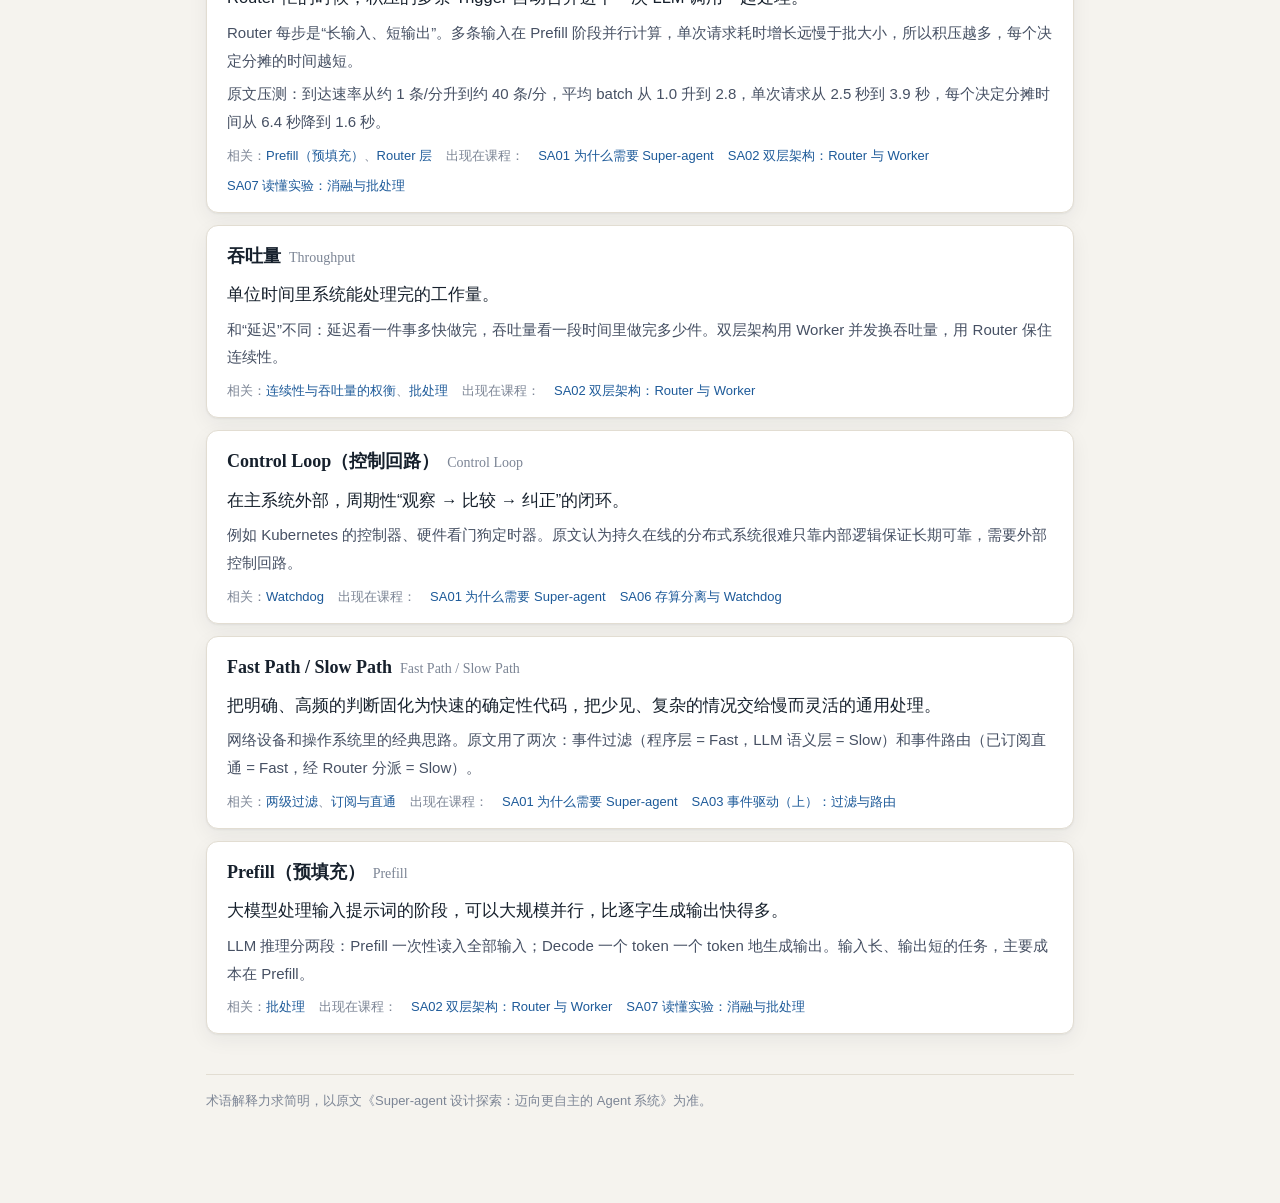
<file: lessons/glossary.html>
<!doctype html>
<html lang="zh-CN">
<head>
<meta charset="utf-8">
<meta name="viewport" content="width=device-width, initial-scale=1">
<title>Super-agent 术语表</title>
<link rel="stylesheet" href="assets/course.css">
<link rel="stylesheet" href="assets/course-theme.css">
<script src="assets/glossary-data.js"></script>
<script src="assets/glossary-backlinks.js"></script>
<script src="assets/course-config.js"></script>
<script src="assets/course-lib.js"></script>
<style>
  .g-tools { display: flex; flex-wrap: wrap; gap: 10px; align-items: center; margin: 22px 0 8px; position: sticky; top: 52px; background: var(--bg); padding: 10px 0; z-index: 5; }
  .g-tools input { flex: 1 1 260px; font: inherit; padding: 8px 12px; border: 1px solid var(--line); border-radius: 8px; background: var(--surface); color: var(--ink); }
  .g-alpha { font-size: 13px; color: var(--ink-3); margin: 6px 0 0; }
  .g-cat { margin-top: 34px; }
  .g-cat > h2 { font-family: var(--serif); color: var(--brand); font-size: 22px; border-bottom: 2px solid var(--line); padding-bottom: 6px; margin: 0 0 6px; }
  .g-item { background: var(--surface); border: 1px solid var(--line); border-radius: var(--radius); padding: 14px 20px; margin: 12px 0; box-shadow: var(--shadow); scroll-margin-top: 130px; }
  .g-item:target { outline: 2px solid var(--accent); }
  .g-item h3 { margin: 0; font-size: 18px; }
  .g-item h3 .en { font-weight: 400; color: var(--ink-3); font-size: 14px; margin-left: 8px; }
  .g-item h3 a.anchor { color: var(--ink-3); font-size: 13px; margin-left: 6px; opacity: 0; }
  .g-item:hover h3 a.anchor { opacity: 1; }
  .g-item .short { color: var(--ink); font-weight: 500; margin: 6px 0 2px; }
  .g-item .body { color: var(--ink-2); font-size: 15px; }
  .g-item .body p { margin: 6px 0; }
  .g-item .foot { font-size: 13px; color: var(--ink-3); margin-top: 8px; display: flex; flex-wrap: wrap; gap: 6px 14px; }
  .g-item .foot a { white-space: nowrap; }
  .g-wrap { max-width: 900px; margin: 0 auto; padding: 24px 16px 80px; }
  .g-count { font-size: 13px; color: var(--ink-3); }
</style>
</head>
<body>
<header id="cl-topbar"></header>
<div class="g-wrap">
  <div class="hero">
    <div class="kicker">共用术语表 · Glossary</div>
    <h1>Super-agent 与 Agent 系统术语</h1>
    <p>所有课程共用这一份术语表。每个词先用一句话说清是什么，再讲怎么用。课程正文里带虚线下划线的词，鼠标移上去就能看到定义，点击跳到这里。</p>
  </div>
  <div class="g-tools">
    <input id="q" type="search" placeholder="搜索术语：中文、英文或缩写，例如 Router / 直通 / spill">
    <select id="cat" class="btn"></select>
    <span class="g-count" id="count"></span>
  </div>
  <div id="list"></div>
  <p class="disclaimer">术语解释力求简明，以原文《Super-agent 设计探索：迈向更自主的 Agent 系统》为准。</p>
</div>
<script>
CL.onReady(function () {
  const G = window.CL_GLOSSARY || {}, BL = window.CL_BACKLINKS || {};
  const order = window.CL_GLOSSARY_CATS || [];  // 分类顺序在 glossary-data.js 里定义
  const cats = [...new Set(Object.values(G).map((t) => t.cat))].sort((a, b) => (order.indexOf(a) + 99 * (order.indexOf(a) < 0)) - (order.indexOf(b) + 99 * (order.indexOf(b) < 0)));
  const sel = document.getElementById("cat");
  sel.innerHTML = '<option value="">全部分类</option>' + cats.map((c) => "<option>" + c + "</option>").join("");
  const lessonTitle = Object.fromEntries(CL.LESSONS.map((l) => [l.file, l.id + " " + l.title]));
  function render() {
    const q = document.getElementById("q").value.trim().toLowerCase(), cf = sel.value;
    let html = "", n = 0;
    for (const c of cats) {
      if (cf && c !== cf) continue;
      const ids = Object.keys(G).filter((id) => G[id].cat === c).sort((a, b) => G[a].term.localeCompare(G[b].term, "zh-CN"));
      const items = ids.filter((id) => { const t = G[id]; return !q || (t.term + " " + (t.en || "") + " " + id + " " + t.short).toLowerCase().includes(q); });
      if (!items.length) continue;
      html += '<section class="g-cat"><h2>' + c + "</h2>";
      for (const id of items) {
        const t = G[id]; n++;
        const see = (t.see || []).filter((s) => G[s]).map((s) => '<a href="#' + s + '">' + G[s].term + "</a>").join("、");
        const back = (BL[id] || []).map((f) => '<a href="' + f + '">' + (lessonTitle[f] || f) + "</a>").join("");
        html += '<div class="g-item" id="' + id + '"><h3>' + t.term + '<span class="en">' + (t.en || "") + '</span><a class="anchor" href="#' + id + '">#</a></h3>' +
          '<div class="short">' + t.short + "</div>" + (t.body ? '<div class="body">' + t.body + "</div>" : "") +
          '<div class="foot">' + (see ? "<span>相关：" + see + "</span>" : "") + (back ? "<span>出现在课程：</span>" + back : "") + "</div></div>";
      }
      html += "</section>";
    }
    document.getElementById("list").innerHTML = html || "<p>没有找到匹配的术语。</p>";
    document.getElementById("count").textContent = "共 " + n + " 条";
  }
  document.getElementById("q").addEventListener("input", render);
  sel.addEventListener("change", render);
  render();
  if (location.hash) { const el = document.getElementById(location.hash.slice(1)); if (el) el.scrollIntoView(); }
});
</script>
</body>
</html>
</file>
<file: lessons/assets/course.css>
/* 公用样式（框架文件，各门课相同，用 sync_course.py 升级；课程自己的样式写在 course-theme.css。框架移植自 ta-knowhow/LESSONS）
 * 三个主题：浅色 (默认) / 深色 / 水墨。用顶栏的主题按钮轮换。
 * 所有颜色都走下面的变量；课程页的局部样式也只用这些变量。
 */
:root {
  --bg: #f5f3ee;
  --bg-image: none;
  --surface: #ffffff;
  --surface-2: #f1eee7;
  --ink: #16202c;
  --ink-2: #465063;
  --ink-3: #7c8595;
  --line: #e2ddd2;
  --brand: #0f2f52;      /* navy */
  --brand-2: #1d5a99;
  --accent: #ad7a14;     /* brass */
  --up: #12805c;         /* 美股习惯：绿涨 */
  --down: #c8372d;       /* 红跌 */
  --note-bg: #edf3fb; --note-bd: #1d5a99;
  --tip-bg: #ecf6f0;  --tip-bd: #12805c;
  --warn-bg: #fcf1e9; --warn-bd: #c2601b;
  --rule-bg: #faf5e6; --rule-bd: #ad7a14;
  --th-bg: #14365c; --th-ink: #ffffff;
  --hero-bg: linear-gradient(125deg, #0b2442 0%, #123a69 52%, #1e5b97 100%);
  --hero-ink: #ffffff; --hero-sub: rgba(255,255,255,.86); --hero-accent: #e8c262; --hero-line: rgba(255,255,255,.16);
  --hero-deco: url("data:image/svg+xml,%3Csvg xmlns='http://www.w3.org/2000/svg' width='420' height='200' viewBox='0 0 420 200'%3E%3Cg fill='none' stroke='%23fff' stroke-width='2' opacity='.9'%3E%3Cpath d='M210 40 L90 120 M210 40 L170 130 M210 40 L250 130 M210 40 L330 120 M90 120 L60 180 M330 120 L370 180 M250 130 L330 120'/%3E%3Cpath d='M20 40 L150 40' stroke-dasharray='6 6'/%3E%3C/g%3E%3Cg fill='%23fff'%3E%3Ccircle cx='210' cy='40' r='18'/%3E%3Ccircle cx='90' cy='120' r='11'/%3E%3Ccircle cx='170' cy='130' r='11'/%3E%3Ccircle cx='250' cy='130' r='11'/%3E%3Ccircle cx='330' cy='120' r='11'/%3E%3Ccircle cx='60' cy='180' r='6'/%3E%3Ccircle cx='370' cy='180' r='6'/%3E%3Ccircle cx='20' cy='40' r='5'/%3E%3Ccircle cx='60' cy='40' r='5'/%3E%3Ccircle cx='100' cy='40' r='5'/%3E%3C/g%3E%3C/svg%3E");
  --hero-deco-opacity: .13;
  --shadow: 0 1px 2px rgba(16,28,48,.05), 0 6px 20px rgba(16,28,48,.06);
  --shadow-lift: 0 2px 4px rgba(16,28,48,.07), 0 12px 28px rgba(16,28,48,.10);
  --radius: 12px;
  --mono: "SF Mono", "JetBrains Mono", Menlo, Consolas, monospace;
  --sans: -apple-system, BlinkMacSystemFont, "PingFang SC", "Hiragino Sans GB", "Noto Sans SC", "Microsoft YaHei", "Segoe UI", sans-serif;
  --serif: "Songti SC", "Noto Serif SC", "Source Han Serif SC", "STSong", Georgia, serif;
  --body-font: var(--sans);
  --head-font: var(--serif);
  color-scheme: light;
}
/* ---------- 深色 ---------- */
@media (prefers-color-scheme: dark) {
  :root:not([data-theme]) {
    --bg: #0e131a; --surface: #151c26; --surface-2: #1b2430; --ink: #e7eaef; --ink-2: #b3bbc7;
    --ink-3: #848e9c; --line: #28323f; --brand: #93bbe9; --brand-2: #73a7df; --accent: #d9a93c;
    --up: #2bb383; --down: #ef5b50;
    --note-bg: #142438; --note-bd: #5d97d6; --tip-bg: #12281e; --tip-bd: #2bb383; --warn-bg: #2d1e13; --warn-bd: #e0874a; --rule-bg: #282211; --rule-bd: #d9a93c;
    --th-bg: #213450; --th-ink: #e7eaef;
    --hero-bg: linear-gradient(125deg, #081628 0%, #10305a 55%, #1a4a80 100%);
    --hero-deco-opacity: .10;
    --shadow: 0 1px 2px rgba(0,0,0,.3), 0 6px 20px rgba(0,0,0,.25); --shadow-lift: 0 2px 4px rgba(0,0,0,.35), 0 12px 28px rgba(0,0,0,.35);
    color-scheme: dark;
  }
}
:root[data-theme="dark"] {
  --bg: #0e131a; --surface: #151c26; --surface-2: #1b2430; --ink: #e7eaef; --ink-2: #b3bbc7;
  --ink-3: #848e9c; --line: #28323f; --brand: #93bbe9; --brand-2: #73a7df; --accent: #d9a93c;
  --up: #2bb383; --down: #ef5b50;
  --note-bg: #142438; --note-bd: #5d97d6; --tip-bg: #12281e; --tip-bd: #2bb383; --warn-bg: #2d1e13; --warn-bd: #e0874a; --rule-bg: #282211; --rule-bd: #d9a93c;
  --th-bg: #213450; --th-ink: #e7eaef;
  --hero-bg: linear-gradient(125deg, #081628 0%, #10305a 55%, #1a4a80 100%);
  --hero-deco-opacity: .10;
  --shadow: 0 1px 2px rgba(0,0,0,.3), 0 6px 20px rgba(0,0,0,.25); --shadow-lift: 0 2px 4px rgba(0,0,0,.35), 0 12px 28px rgba(0,0,0,.35);
  color-scheme: dark;
}
/* ---------- 水墨：宣纸底、墨色字、朱砂印 ---------- */
:root[data-theme="ink"] {
  --bg: #eee8da;
  --bg-image: radial-gradient(rgba(110,90,50,.06) 1px, transparent 1.2px), radial-gradient(rgba(110,90,50,.04) 1px, transparent 1.2px);
  --surface: #f9f5ea; --surface-2: #f0e9d9; --ink: #1d1c19; --ink-2: #4a463e; --ink-3: #888174;
  --line: #d6ccb6; --brand: #1f1e1b; --brand-2: #8a3324; --accent: #b0362a;
  --up: #3a6b56; --down: #b0362a;           /* 石绿涨、朱砂跌 */
  --note-bg: #ebe5d6; --note-bd: #57524a; --tip-bg: #e4e8dc; --tip-bd: #3a6b56; --warn-bg: #f1e2d3; --warn-bd: #9c4f26; --rule-bg: #f4eddc; --rule-bd: #b0362a;
  --th-bg: #2a2824; --th-ink: #f4eee0;
  --hero-bg:
    radial-gradient(120% 70% at 85% 120%, rgba(28,27,24,.62) 0%, rgba(28,27,24,.25) 38%, transparent 62%),
    radial-gradient(90% 60% at 55% 125%, rgba(28,27,24,.40) 0%, transparent 58%),
    radial-gradient(80% 55% at 18% 130%, rgba(28,27,24,.28) 0%, transparent 55%),
    radial-gradient(60% 50% at 95% 0%, rgba(28,27,24,.07) 0%, transparent 70%),
    linear-gradient(180deg, #f8f3e6 0%, #ebe3d0 100%);
  --hero-ink: #1d1c19; --hero-sub: #3f3b33; --hero-accent: #b0362a; --hero-line: rgba(29,28,25,.18);
  --hero-deco: none;
  --shadow: 0 1px 1px rgba(60,50,30,.06), 0 4px 14px rgba(60,50,30,.07); --shadow-lift: 0 2px 3px rgba(60,50,30,.08), 0 10px 24px rgba(60,50,30,.12);
  --radius: 6px;
  --body-font: var(--serif);
  color-scheme: light;
}

* { box-sizing: border-box; }
html { scroll-behavior: smooth; }
body {
  margin: 0; background-color: var(--bg); background-image: var(--bg-image); background-size: 7px 7px, 13px 13px; background-position: 0 0, 3px 5px;
  color: var(--ink); font-family: var(--body-font); font-size: 16.5px; line-height: 1.85; -webkit-font-smoothing: antialiased;
}
a { color: var(--brand-2); text-decoration: none; }
a:hover { text-decoration: underline; text-underline-offset: 3px; }
img { max-width: 100%; height: auto; border-radius: 6px; }
code, .mono { font-family: var(--mono); font-size: .9em; }
code { background: var(--surface-2); padding: 1px 5px; border-radius: 4px; }
::selection { background: color-mix(in srgb, var(--accent) 28%, transparent); }

/* ---------- 顶栏 ---------- */
.topbar {
  position: sticky; top: 0; z-index: 60; background: color-mix(in srgb, var(--surface) 90%, transparent);
  backdrop-filter: saturate(1.4) blur(10px); border-bottom: 1px solid var(--line);
}
.topbar-inner { max-width: 1520px; margin: 0 auto; display: flex; align-items: center; gap: 14px; padding: 9px 20px; }
.topbar .brand { font-family: var(--head-font); font-weight: 700; font-size: 17px; color: var(--brand); letter-spacing: .02em; white-space: nowrap; display: inline-flex; align-items: center; gap: 9px; }
.topbar .brand:hover { text-decoration: none; }
.topbar .brand small { font-family: var(--sans); font-weight: 400; font-size: 12px; color: var(--ink-3); margin-left: 2px; letter-spacing: .08em; }
.seal { display: inline-grid; place-items: center; width: 26px; height: 26px; border-radius: 6px; background: var(--brand); color: var(--surface); font-family: var(--serif); font-size: 15px; font-weight: 700; }
:root[data-theme="ink"] .seal { background: var(--accent); color: #f9f2e3; border-radius: 3px; box-shadow: inset 0 0 0 2px rgba(255,255,255,.25); }
.topbar nav { display: flex; gap: 6px; margin-left: auto; font-size: 14px; align-items: center; }
.topbar nav a { color: var(--ink-2); padding: 5px 10px; border-radius: 6px; }
.topbar nav a:hover { background: var(--surface-2); color: var(--brand); text-decoration: none; }
.theme-btn, .nav-btn {
  font: inherit; font-size: 13px; border: 1px solid var(--line); background: var(--surface); color: var(--ink-2); border-radius: 20px;
  padding: 4px 12px; cursor: pointer; display: inline-flex; align-items: center; gap: 6px; white-space: nowrap;
}
.theme-btn:hover, .nav-btn:hover { border-color: var(--brand-2); color: var(--brand); }
.theme-btn .ti { font-family: var(--serif); font-weight: 700; color: var(--accent); }
.nav-btn { display: none; }

/* ---------- 布局：课程页由 ta-lib 加 .three-col：左 = 课程树（含本课小节）/ 中 = 课程 / 右 = AI 助教（固定停靠） ---------- */
.layout { max-width: 1240px; margin: 0 auto; display: grid; grid-template-columns: 220px minmax(0, 1fr); gap: 40px; padding: 24px 16px 80px; }
.layout.three-col { max-width: 1240px; grid-template-columns: 280px minmax(0, 1fr); gap: 40px; padding: 22px 24px 80px; }
.three-col > .toc { display: none; }  /* 本课目录已搬进左栏 */
.three-col > .course-nav { order: 1; }
.three-col > main { order: 2; }
.three-col > .toc { order: 3; }
main { min-width: 0; }

/* 左：学习路线（课程树） */
.course-nav { position: sticky; top: 64px; align-self: start; max-height: calc(100vh - 80px); overflow: auto; font-size: 14px; padding-right: 4px; scrollbar-width: thin; }
.cn-head { padding: 2px 4px 12px; border-bottom: 1px solid var(--line); margin-bottom: 8px; }
.cn-title { font-family: var(--head-font); font-weight: 700; font-size: 16px; color: var(--brand); }
.cn-prog { display: flex; align-items: center; gap: 10px; margin-top: 6px; font-size: 12px; color: var(--ink-3); }
.cn-prog .bar { flex: 1; height: 4px; background: var(--surface-2); border-radius: 4px; overflow: hidden; border: 1px solid var(--line); }
.cn-prog .bar i { display: block; height: 100%; background: var(--up); }
.reset-visited { font: inherit; font-size: 12px; background: none; border: 0; padding: 0 2px; color: var(--ink-3); cursor: pointer; text-decoration: underline dotted; text-underline-offset: 3px; white-space: nowrap; }
.reset-visited:hover { color: var(--brand-2); }
.reset-visited.armed { color: var(--down); font-weight: 600; text-decoration: none; }
.cn-step { margin: 4px 0; border-radius: 8px; }
.cn-step-h { width: 100%; display: flex; align-items: center; gap: 8px; font: inherit; font-size: 13px; font-weight: 700; letter-spacing: .04em; color: var(--ink-2); padding: 7px 6px; background: none; border: 0; border-radius: 8px; cursor: pointer; text-align: left; }
.cn-step-h:hover { background: var(--surface-2); color: var(--brand); }
.cn-step-h .nm { flex: 1; }
.cn-step-h .cnt { font-family: var(--mono); font-size: 11px; font-weight: 400; color: var(--ink-3); }
.cn-step-h .chev { color: var(--ink-3); font-size: 15px; transition: transform .15s; width: 12px; text-align: center; }
.cn-step.open > .cn-step-h .chev { transform: rotate(90deg); }
.cn-step > ol { display: none; }
.cn-step.open > ol { display: block; padding-bottom: 6px; }
.cn-step-h .sn { width: 20px; height: 20px; border-radius: 50%; display: grid; place-items: center; background: var(--surface-2); border: 1px solid var(--line); color: var(--ink-2); font-family: var(--mono); font-size: 11px; }
.course-nav ol { list-style: none; margin: 2px 0 0; padding: 0; }
.course-nav li { margin: 1px 0; }
.course-nav li a { display: grid; grid-template-columns: 26px 1fr 14px; gap: 4px; align-items: baseline; padding: 6px 8px; border-radius: 8px; color: var(--ink-2); line-height: 1.5; border-left: 3px solid transparent; }
.course-nav li a:hover { background: var(--surface); color: var(--brand); text-decoration: none; box-shadow: var(--shadow); }
.course-nav li a .no { font-family: var(--mono); font-size: 11.5px; color: var(--ink-3); }
.course-nav li a .ck { color: var(--up); font-size: 12px; font-weight: 700; visibility: hidden; cursor: pointer; border-radius: 4px; text-align: center; line-height: 1.4; }
.course-nav li a.done .ck { visibility: visible; }
.course-nav li a:hover .ck { visibility: visible; }
.course-nav li a:not(.done) .ck { color: var(--ink-3); opacity: .35; }        /* 未学：悬停时淡显，点一下标为已学 */
.course-nav li a .ck:hover { opacity: 1; background: var(--surface-2); outline: 1px solid var(--line); }
.course-nav li a.done .ck:hover { color: var(--down); }                        /* 已学：悬停变红，点一下取消 */
.course-nav li a.cur { background: var(--surface); color: var(--brand); font-weight: 700; border-left-color: var(--accent); box-shadow: var(--shadow); }
.course-nav li a.cur .no { color: var(--accent); }
/* 当前课下面嵌的“本课小节” */
.cn-toc { list-style: none; margin: 4px 0 8px 21px !important; padding: 0 !important; border-left: 1px solid var(--line); counter-reset: ct; }
.cn-toc li { counter-increment: ct; margin: 0; }
.cn-toc li a { display: block !important; padding: 3px 8px 3px 12px !important; font-size: 13px; color: var(--ink-3) !important; border-left: 2px solid transparent; margin-left: -1px; border-radius: 0 6px 6px 0 !important; box-shadow: none !important; background: none !important; font-weight: 400 !important; }
.cn-toc li a::before { content: counter(ct, decimal-leading-zero) "  "; font-family: var(--mono); font-size: 10.5px; opacity: .8; }
.cn-toc li a:hover { color: var(--brand) !important; }
.cn-toc li a.active { color: var(--brand) !important; border-left-color: var(--accent); font-weight: 600 !important; background: color-mix(in srgb, var(--surface) 70%, transparent) !important; }

/* 右：本课目录 */
.toc { position: sticky; top: 72px; align-self: start; font-size: 13.5px; max-height: calc(100vh - 90px); overflow: auto; scrollbar-width: thin; }
.toc h4 { margin: 0 0 8px; font-size: 12px; letter-spacing: .14em; color: var(--ink-3); }
.toc ol { list-style: none; padding: 0; margin: 0; counter-reset: toc; }
.toc li { counter-increment: toc; margin: 0; }
.toc a { display: block; padding: 5px 10px; border-left: 2px solid var(--line); color: var(--ink-2); line-height: 1.5; }
.toc a::before { content: counter(toc, decimal-leading-zero) "  "; color: var(--ink-3); font-family: var(--mono); font-size: 11px; }
.toc a:hover { color: var(--brand); text-decoration: none; border-left-color: var(--ink-3); }
.toc a.active { border-left-color: var(--accent); color: var(--brand); font-weight: 600; background: color-mix(in srgb, var(--surface) 70%, transparent); }

/* 抽屉：窄屏时学习路线从左侧滑出 */
.nav-shade { display: none; }
@media (max-width: 1100px) {
  .layout.three-col { grid-template-columns: minmax(0, 1fr); }
  .nav-btn { display: inline-flex; }
  .three-col > .course-nav {
    position: fixed; top: 0; left: 0; bottom: 0; width: 300px; max-height: none; z-index: 80; background: var(--bg);
    background-image: var(--bg-image); padding: 18px 14px; box-shadow: var(--shadow-lift); transform: translateX(-105%); transition: transform .22s ease;
  }
  body.nav-open .three-col > .course-nav { transform: none; }
  body.nav-open .nav-shade { display: block; position: fixed; inset: 0; background: rgba(10,14,20,.35); z-index: 70; }
}
@media (max-width: 900px) {
  .layout, .layout.three-col { grid-template-columns: 1fr; gap: 0; padding: 16px 16px 60px; }
  .toc { display: none; }
  body { font-size: 16px; }
  .topbar .brand small { display: none; }
  .topbar-inner { padding: 8px 12px; gap: 8px; }
  .topbar nav a { padding: 4px 6px; }
}

/* 面包屑 */
.crumbs { display: flex; flex-wrap: wrap; align-items: center; gap: 8px; font-size: 13px; color: var(--ink-3); margin: 0 0 12px; }
.crumbs b { color: var(--ink-2); font-weight: 600; }

/* ---------- hero ---------- */
.hero { background: var(--hero-bg); color: var(--hero-ink); border-radius: calc(var(--radius) + 4px); padding: 34px 36px 28px; box-shadow: var(--shadow); position: relative; overflow: hidden; isolation: isolate; }
.hero::before { content: ""; position: absolute; right: -10px; bottom: -6px; width: 420px; height: 200px; background: var(--hero-deco) no-repeat right bottom / contain; opacity: var(--hero-deco-opacity); z-index: -1; }
.hero::after { content: ""; position: absolute; right: -60px; top: -70px; width: 240px; height: 240px; border-radius: 50%; border: 34px solid rgba(255,255,255,.05); z-index: -1; }
:root[data-theme="ink"] .hero { border: 1px solid var(--line); }
:root[data-theme="ink"] .hero::after {
  content: "技析"; writing-mode: vertical-rl; border: 0; width: auto; height: auto; right: 30px; top: 26px; padding: 8px 6px; border-radius: 3px;
  background: var(--accent); color: #f8efdc; font-family: var(--serif); font-size: 17px; font-weight: 700; letter-spacing: .2em;
  box-shadow: inset 0 0 0 2px rgba(255,255,255,.22); opacity: .9; transform: rotate(3deg);
}
:root[data-theme="ink"] .hero::before {
  content: ""; width: 300px; height: 300px; right: 60px; bottom: auto; top: -150px; border-radius: 50%; background: none; opacity: 1;
  border: 18px solid rgba(29,28,25,.07); border-left-color: transparent; transform: rotate(-30deg); filter: blur(1.5px);
}
.hero .kicker { font-size: 12.5px; letter-spacing: .18em; color: var(--hero-accent); font-weight: 600; }
.hero h1 { font-family: var(--head-font); font-size: 34px; line-height: 1.28; margin: 8px 0 12px; font-weight: 700; letter-spacing: .01em; max-width: 820px; }
.hero p { margin: 0; color: var(--hero-sub); max-width: 780px; }
.hero .meta { display: flex; gap: 8px 20px; flex-wrap: wrap; margin-top: 18px; padding-top: 14px; border-top: 1px solid var(--hero-line); font-size: 13px; color: var(--hero-sub); }
.hero .meta span::before { content: "◆ "; color: var(--hero-accent); }
@media (max-width: 600px) { .hero { padding: 24px 18px; } .hero h1 { font-size: 25px; } :root[data-theme="ink"] .hero::after { display: none; } }
@media (max-width: 600px) { .topbar-inner { flex-wrap: wrap; } .topbar nav { flex-wrap: wrap; margin-left: 0; } }

/* ---------- 正文 ---------- */
section.lesson-sec { margin-top: 52px; scroll-margin-top: 80px; }
section.lesson-sec > h2 { font-family: var(--head-font); font-size: 25px; line-height: 1.4; color: var(--brand); margin: 0 0 16px; padding-bottom: 10px; border-bottom: 1px solid var(--line); display: flex; align-items: baseline; gap: 12px; position: relative; }
section.lesson-sec > h2::after { content: ""; position: absolute; left: 0; bottom: -1px; width: 64px; height: 2px; background: var(--accent); }
section.lesson-sec > h2 .num { font-family: var(--mono); font-size: 13px; color: var(--accent); border: 1px solid color-mix(in srgb, var(--accent) 45%, transparent); border-radius: 4px; padding: 0 6px; line-height: 1.6; flex: none; position: relative; top: -3px; }
h3 { font-family: var(--head-font); font-size: 19px; margin: 28px 0 8px; color: var(--ink); }
p { margin: 10px 0; }
ul, ol { padding-left: 1.4em; }
li { margin: 4px 0; }
strong, b { color: var(--ink); }
.lead { font-size: 17.5px; color: var(--ink-2); }

/* ---------- 卡片与提示框 ---------- */
.card { background: var(--surface); border: 1px solid var(--line); border-radius: var(--radius); padding: 18px 22px; box-shadow: var(--shadow); margin: 16px 0; }
.objectives { background: var(--surface); border: 1px solid var(--line); border-radius: var(--radius); padding: 18px 24px 16px; margin: 22px 0 0; box-shadow: var(--shadow); position: relative; }
.objectives::before { content: ""; position: absolute; left: 0; top: 14px; bottom: 14px; width: 4px; border-radius: 0 4px 4px 0; background: var(--accent); }
.objectives h4 { margin: 0 0 6px; color: var(--accent); font-size: 13.5px; letter-spacing: .12em; }
.objectives ul { margin: 0; list-style: none; padding: 0; }
.objectives li { padding-left: 26px; position: relative; }
.objectives li::before { content: "✓"; position: absolute; left: 2px; top: 0; color: var(--up); font-weight: 700; }
.callout { border-radius: 8px; padding: 13px 18px; margin: 18px 0; border-left: 4px solid; }
.callout > .ttl { font-weight: 700; font-size: 13.5px; letter-spacing: .05em; display: block; margin-bottom: 3px; font-family: var(--sans); }
.callout.note { background: var(--note-bg); border-color: var(--note-bd); } .callout.note > .ttl { color: var(--note-bd); }
.callout.tip  { background: var(--tip-bg);  border-color: var(--tip-bd); }  .callout.tip > .ttl  { color: var(--tip-bd); }
.callout.warn { background: var(--warn-bg); border-color: var(--warn-bd); } .callout.warn > .ttl { color: var(--warn-bd); }
.callout.note > .ttl::before { content: "ⓘ  "; } .callout.tip > .ttl::before { content: "◎  "; } .callout.warn > .ttl::before { content: "⚠  "; }
.callout.rule { background: var(--rule-bg); border-color: var(--rule-bd); font-family: var(--serif); font-size: 18px; line-height: 1.75; position: relative; padding-left: 24px; }
.callout.rule > .ttl { color: var(--rule-bd); font-size: 12.5px; }
blockquote.src { margin: 16px 0; padding: 12px 18px 10px 44px; border-left: 0; color: var(--ink-2); font-size: 15.5px; background: var(--surface-2); border-radius: 8px; position: relative; font-family: var(--serif); }
blockquote.src::before { content: "“"; position: absolute; left: 12px; top: -4px; font-size: 48px; line-height: 1; color: var(--accent); font-family: Georgia, serif; opacity: .7; }
blockquote.src cite { display: block; font-style: normal; font-size: 12.5px; color: var(--ink-3); margin-top: 4px; font-family: var(--sans); }
blockquote.src cite::before { content: "— "; }

.grid-2 { display: grid; grid-template-columns: repeat(2, minmax(0, 1fr)); gap: 16px; }
.grid-3 { display: grid; grid-template-columns: repeat(3, minmax(0, 1fr)); gap: 16px; }
@media (max-width: 760px) { .grid-2, .grid-3 { grid-template-columns: 1fr; } }
.kp { background: var(--surface); border: 1px solid var(--line); border-radius: var(--radius); padding: 15px 19px; box-shadow: var(--shadow); border-top: 3px solid var(--brand-2); }
:root[data-theme="ink"] .kp { border-top-color: var(--ink-2); }
.kp .k { font-size: 12px; color: var(--ink-3); letter-spacing: .1em; }
.kp .v { font-size: 21px; font-weight: 700; color: var(--brand); font-family: var(--head-font); }
.kp p { margin: 6px 0 0; font-size: 14.5px; color: var(--ink-2); }

/* 步骤 */
ol.steps { list-style: none; padding: 0; counter-reset: st; }
ol.steps > li { counter-increment: st; position: relative; padding: 4px 0 12px 46px; }
ol.steps > li::before { content: counter(st); position: absolute; left: 0; top: 4px; width: 30px; height: 30px; border-radius: 50%; background: var(--brand); color: var(--surface); font-weight: 700; display: grid; place-items: center; font-size: 14px; font-family: var(--mono); }
ol.steps > li:not(:last-child)::after { content: ""; position: absolute; left: 14px; top: 38px; bottom: 0; width: 2px; background: var(--line); }

/* 表格 */
.tbl-wrap { overflow-x: auto; margin: 16px 0; border: 1px solid var(--line); border-radius: var(--radius); background: var(--surface); box-shadow: var(--shadow); }
table.tbl { border-collapse: collapse; width: 100%; font-size: 15px; font-variant-numeric: tabular-nums; }
table.tbl th { background: var(--th-bg); color: var(--th-ink); text-align: left; padding: 10px 13px; font-weight: 600; white-space: nowrap; font-family: var(--sans); font-size: 14px; letter-spacing: .02em; }
table.tbl td { padding: 9px 13px; border-top: 1px solid var(--line); vertical-align: top; }
table.tbl tr:nth-child(even) td { background: color-mix(in srgb, var(--surface-2) 60%, transparent); }
table.tbl tr:hover td { background: var(--surface-2); }
.up { color: var(--up); font-weight: 600; } .down { color: var(--down); font-weight: 600; }
.tag { display: inline-block; font-size: 12px; padding: 1px 8px; border-radius: 10px; background: var(--surface-2); color: var(--ink-2); border: 1px solid var(--line); margin-right: 4px; font-family: var(--sans); }
.tag.bull { color: var(--up); border-color: var(--up); } .tag.bear { color: var(--down); border-color: var(--down); }

/* ---------- 图表卡片 ---------- */
.chart-card { background: var(--surface); border: 1px solid var(--line); border-radius: var(--radius); box-shadow: var(--shadow); margin: 20px 0; overflow: hidden; }
.chart-card .chart-head { display: flex; flex-wrap: wrap; align-items: center; gap: 10px; padding: 12px 16px; border-bottom: 1px solid var(--line); background: linear-gradient(180deg, var(--surface) 0%, color-mix(in srgb, var(--surface-2) 55%, var(--surface)) 100%); }
.chart-card .chart-title { font-weight: 700; color: var(--brand); margin-right: auto; font-family: var(--sans); display: inline-flex; align-items: baseline; gap: 8px; flex-wrap: wrap; }
.chart-card .chart-title::before { content: ""; width: 8px; height: 8px; border-radius: 2px; background: var(--accent); align-self: center; flex: none; }
.chart-card .chart-title small { font-weight: 400; color: var(--ink-3); }
.chart-card .chart-body { padding: 6px 4px 0; }
.chart-card .chart { width: 100%; height: 380px; }
.chart-card .chart.sub { height: 150px; border-top: 1px dashed var(--line); }
.chart-card .chart-foot { padding: 11px 16px 14px; font-size: 14px; color: var(--ink-2); border-top: 1px solid var(--line); background: var(--surface-2); }
.chart-card .legend { display: flex; flex-wrap: wrap; gap: 14px; font-size: 12.5px; color: var(--ink-2); padding: 6px 14px 2px; font-family: var(--sans); }
.chart-card .legend i { display: inline-block; width: 16px; height: 3px; vertical-align: middle; margin-right: 5px; border-radius: 2px; }
@media (max-width: 600px) { .chart-card .chart { height: 300px; } }

/* 控件 */
.ctrl { display: inline-flex; align-items: center; gap: 6px; font-size: 13.5px; color: var(--ink-2); font-family: var(--sans); }
.ctrl select, .ctrl input[type=number], .ctrl input[type=date] { font: inherit; background: var(--surface); color: var(--ink); border: 1px solid var(--line); border-radius: 6px; padding: 3px 6px; }
.ctrl select:focus, .ctrl input:focus { outline: 2px solid color-mix(in srgb, var(--brand-2) 40%, transparent); outline-offset: 1px; }
.ctrl input[type=number] { width: 64px; }
.ctrl input[type=range] { accent-color: var(--brand-2); }
.btn { font: inherit; font-family: var(--sans); font-size: 13.5px; border: 1px solid var(--line); background: var(--surface); color: var(--ink); border-radius: 6px; padding: 4px 12px; cursor: pointer; transition: border-color .12s, color .12s, background .12s; }
.btn:hover { border-color: var(--brand-2); color: var(--brand-2); }
.btn.on, .btn.primary { background: var(--brand); color: var(--surface); border-color: var(--brand); }
.btn-group { display: inline-flex; flex-wrap: wrap; gap: 6px; }
.readout { font-family: var(--mono); font-size: 13px; background: var(--surface); border: 1px solid var(--line); padding: 9px 12px; border-radius: 6px; color: var(--ink-2); margin: 8px 0; white-space: pre-wrap; line-height: 1.7; }

/* ---------- 测验 ---------- */
.quiz { background: var(--surface); border: 1px solid var(--line); border-radius: var(--radius); padding: 16px 20px; margin: 14px 0; box-shadow: var(--shadow); }
.quiz .q { font-weight: 600; margin-bottom: 10px; }
.quiz .q::before { content: "问"; display: inline-grid; place-items: center; width: 22px; height: 22px; margin-right: 8px; border-radius: 4px; background: var(--accent); color: var(--surface); font-size: 13px; font-family: var(--serif); vertical-align: 1px; }
.quiz .opts { display: grid; gap: 8px; }
.quiz .opts button { text-align: left; font: inherit; font-size: 15px; padding: 9px 13px; border-radius: 8px; border: 1px solid var(--line); background: var(--surface-2); color: var(--ink); cursor: pointer; transition: border-color .12s, transform .12s; }
.quiz .opts button:hover { border-color: var(--brand-2); transform: translateX(2px); }
.quiz .opts button.right { border-color: var(--up); background: color-mix(in srgb, var(--up) 14%, var(--surface)); }
.quiz .opts button.right::after { content: "  ✓ 正确"; color: var(--up); font-weight: 700; }
.quiz .opts button.wrong { border-color: var(--down); background: color-mix(in srgb, var(--down) 12%, var(--surface)); }
.quiz .opts button.wrong::after { content: "  ✗"; color: var(--down); font-weight: 700; }
.quiz .explain { display: none; margin-top: 10px; font-size: 15px; color: var(--ink-2); border-top: 1px dashed var(--line); padding-top: 8px; }
.quiz.done .explain { display: block; }

/* 清单 */
ul.checklist { list-style: none; padding: 0; }
ul.checklist li { padding: 7px 0 7px 34px; position: relative; border-bottom: 1px dashed var(--line); cursor: pointer; }
ul.checklist li:hover { color: var(--brand); }
ul.checklist li::before { content: ""; position: absolute; left: 2px; top: 11px; width: 18px; height: 18px; border: 2px solid var(--ink-3); border-radius: 4px; background: var(--surface); }
ul.checklist li.checked::before { background: var(--up); border-color: var(--up); }
ul.checklist li.checked::after { content: "✓"; position: absolute; left: 6px; top: 7px; color: #fff; font-size: 13px; font-weight: 700; }

/* ---------- 术语 ---------- */
a.term { color: inherit; border-bottom: 1px dotted var(--brand-2); text-decoration: none; cursor: help; }
a.term:hover { color: var(--brand-2); }
.term-tip { position: absolute; z-index: 100; max-width: 340px; background: var(--ink); color: var(--bg); font-size: 13.5px; line-height: 1.6; padding: 10px 13px; border-radius: 8px; box-shadow: 0 6px 24px rgba(0,0,0,.25); pointer-events: none; font-family: var(--sans); }
.term-tip b { display: block; margin-bottom: 3px; color: var(--accent); }

/* ---------- 相关课程 / 翻页 / 页脚 ---------- */
.related { display: grid; grid-template-columns: repeat(auto-fill, minmax(230px, 1fr)); gap: 12px; }
.related a { display: block; background: var(--surface); border: 1px solid var(--line); border-radius: 8px; padding: 12px 34px 12px 14px; color: var(--ink); box-shadow: var(--shadow); position: relative; transition: border-color .15s, transform .15s, box-shadow .15s; }
.related a::after { content: "→"; position: absolute; right: 12px; top: 50%; transform: translateY(-50%); color: var(--ink-3); transition: right .15s, color .15s; }
.related a:hover { border-color: var(--brand-2); text-decoration: none; transform: translateY(-2px); box-shadow: var(--shadow-lift); }
.related a:hover::after { right: 8px; color: var(--brand-2); }
.related a small { display: block; color: var(--ink-3); font-size: 12.5px; }
.pager { display: flex; justify-content: space-between; gap: 12px; margin-top: 44px; }
.pager a { flex: 1; border: 1px solid var(--line); border-radius: var(--radius); padding: 14px 18px; background: var(--surface); box-shadow: var(--shadow); color: var(--brand); font-weight: 600; transition: border-color .15s, box-shadow .15s; }
.pager a:hover { border-color: var(--brand-2); box-shadow: var(--shadow-lift); text-decoration: none; }
.pager a small { display: block; font-weight: 400; color: var(--ink-3); font-size: 12.5px; margin-bottom: 2px; }
.pager a.next { text-align: right; }
.disclaimer { margin-top: 40px; font-size: 13px; color: var(--ink-3); border-top: 1px solid var(--line); padding-top: 14px; }
.data-note { font-size: 12.5px; color: var(--ink-3); }


/* ---------- AI 助教 ---------- */
.tutor-fab {
  position: fixed; right: 22px; bottom: 22px; z-index: 65; display: inline-flex; align-items: center; gap: 9px;
  font: inherit; font-family: var(--sans); font-size: 14.5px; font-weight: 600; color: var(--surface); background: var(--brand);
  border: 0; border-radius: 28px; padding: 9px 18px 9px 10px; box-shadow: var(--shadow-lift); cursor: pointer; transition: transform .15s;
}
.tutor-fab:hover { transform: translateY(-2px); }
.tutor-fab .seal { background: var(--accent); color: #fff; width: 28px; height: 28px; border-radius: 50%; }
.tutor-open .tutor-fab { display: none; }
.tutor-panel {
  position: fixed; top: 53px; right: 0; bottom: 0; width: var(--tutor-w, 420px); z-index: 64; display: none; flex-direction: column;
  background: var(--surface); border-left: 1px solid var(--line); box-shadow: -8px 0 28px rgba(0,0,0,.08); font-family: var(--sans); font-size: 15px;
}
.tutor-open .tutor-panel { display: flex; }
/* 面板打开时：正文让出右侧面板宽度（默认 420px，可拖动左边缘调整），不被遮挡 */
.tutor-open .layout.three-col { margin-right: var(--tutor-w, 420px); max-width: none; padding-left: 24px; padding-right: 32px; }
@media (min-width: 1900px) { .tutor-open .layout.three-col { max-width: 1240px; margin-left: max(0px, calc((100vw - var(--tutor-w, 420px) - 1240px) / 2)); } }
.tutor-open .layout.three-col { grid-template-columns: 260px minmax(0, 1fr); gap: 32px; }
/* 窗口不够宽（课程树 + 正文 + 助教 放不下）时，课程树收进“☰ 课程”抽屉 */
@media (max-width: 1300px) {
  .tutor-open .layout.three-col { grid-template-columns: minmax(0, 1fr); }
  .tutor-open .nav-btn { display: inline-flex; }
  .tutor-open .three-col > .course-nav {
    position: fixed; top: 0; left: 0; bottom: 0; width: 320px; max-height: none; z-index: 80; background: var(--bg);
    background-image: var(--bg-image); padding: 18px 14px; box-shadow: var(--shadow-lift); transform: translateX(-105%); transition: transform .22s ease;
  }
  body.tutor-open.nav-open .three-col > .course-nav { transform: none; }
  body.tutor-open.nav-open .nav-shade { display: block; position: fixed; inset: 0; background: rgba(10,14,20,.35); z-index: 70; }
}
.tp-head { display: flex; align-items: center; justify-content: space-between; padding: 12px 16px; border-bottom: 1px solid var(--line); background: var(--surface-2); }
.tp-head b { font-family: var(--head-font); font-size: 17px; color: var(--brand); }
.tp-head small { color: var(--ink-3); font-size: 12.5px; }
.tp-tools { display: flex; gap: 6px; }
.tp-tools button { font: inherit; font-size: 13px; border: 1px solid var(--line); background: var(--surface); color: var(--ink-2); border-radius: 6px; padding: 2px 10px; cursor: pointer; }
.tp-tools button:hover { border-color: var(--brand-2); color: var(--brand); }
.tp-where { padding: 7px 16px; font-size: 12.5px; color: var(--ink-3); border-bottom: 1px dashed var(--line); white-space: nowrap; overflow: hidden; text-overflow: ellipsis; }
.tp-msgs { flex: 1; overflow-y: auto; padding: 14px 16px; display: flex; flex-direction: column; gap: 12px; scrollbar-width: thin; }
.tp-msg { line-height: 1.75; max-width: 100%; }
.tp-msg.user { align-self: flex-end; max-width: 88%; background: var(--brand); color: var(--surface); padding: 8px 13px; border-radius: 14px 14px 4px 14px; }
.tp-msg.user .tp-meta { font-size: 12px; opacity: .78; margin-bottom: 2px; }
.tp-msg.ai { background: var(--surface-2); border: 1px solid var(--line); padding: 10px 14px; border-radius: 4px 14px 14px 14px; color: var(--ink); }
.tp-msg.ai p { margin: 4px 0; } .tp-msg.ai ul, .tp-msg.ai ol { margin: 4px 0; padding-left: 1.3em; }
.tp-msg.ai h4 { margin: 8px 0 2px; font-size: 15px; color: var(--brand); }
.tp-msg.ai hr { border: 0; border-top: 1px dashed var(--line); }
.tp-msg.ai .tp-tbl { font-family: var(--mono); font-size: 12.5px; white-space: pre-wrap; }
.tp-err { color: var(--ink-2); font-size: 13.5px; margin-top: 6px; padding: 6px 10px; border-left: 3px solid var(--warn-bd); background: var(--warn-bg); border-radius: 4px; }
.tp-err .tp-retry { margin-left: 6px; padding: 2px 10px; font-size: 13px; }
.tp-dots { color: var(--ink-3); } .tp-dots::after { content: "…"; animation: tpblink 1s steps(2) infinite; }
.tp-caret { display: inline-block; width: 7px; height: 15px; background: var(--accent); vertical-align: -2px; margin-left: 2px; animation: tpblink .9s steps(2) infinite; }
@keyframes tpblink { 50% { opacity: 0; } }
.tp-empty, .tp-offline { color: var(--ink-2); font-size: 14.5px; }
.tp-offline pre { background: var(--surface-2); border: 1px solid var(--line); border-radius: 6px; padding: 8px 10px; font-size: 12.5px; white-space: pre-wrap; }
.tp-quick { display: flex; flex-wrap: wrap; gap: 6px; padding: 8px 16px 0; border-top: 1px solid var(--line); }
.tp-q { font: inherit; font-size: 12.5px; border: 1px solid var(--line); background: var(--surface); color: var(--brand-2); border-radius: 14px; padding: 2px 10px; cursor: pointer; }
.tp-q:hover { border-color: var(--brand-2); background: var(--surface-2); }
.tp-attach { display: flex; flex-wrap: wrap; gap: 6px; padding: 6px 16px 0; }
.tp-attach:empty { display: none; }
.tp-chip { font-size: 12.5px; background: var(--rule-bg); border: 1px solid var(--line); border-radius: 12px; padding: 1px 4px 1px 10px; color: var(--ink-2); max-width: 100%; overflow: hidden; text-overflow: ellipsis; white-space: nowrap; }
.tp-chip button { border: 0; background: none; color: var(--ink-3); cursor: pointer; }
.tp-form { padding: 8px 16px 14px; }
.tp-form textarea { width: 100%; resize: none; font: inherit; font-size: 14.5px; border: 1px solid var(--line); border-radius: 8px; padding: 8px 10px; background: var(--bg); color: var(--ink); }
.tp-form textarea:focus { outline: 2px solid color-mix(in srgb, var(--brand-2) 40%, transparent); }
.tp-row { display: flex; align-items: center; justify-content: space-between; margin-top: 6px; }
.tp-chk { font-size: 12.5px; color: var(--ink-3); display: inline-flex; align-items: center; gap: 4px; }
.tutor-ask { font-size: 12.5px; padding: 2px 10px; border-color: color-mix(in srgb, var(--accent) 50%, var(--line)); color: var(--accent); }
/* 拖动调宽 */
.tp-resize { position: absolute; left: -5px; top: 0; bottom: 0; width: 10px; cursor: col-resize; z-index: 2; touch-action: none; }
.tp-resize::after { content: ""; position: absolute; left: 4px; top: 50%; width: 2px; height: 44px; margin-top: -22px; border-radius: 2px; background: var(--line); transition: background .15s; }
.tp-resize:hover::after, .tp-dragging .tp-resize::after { background: var(--brand-2); height: 100%; top: 0; margin-top: 0; }
body.tp-dragging { cursor: col-resize; user-select: none; }
body.tp-dragging .layout { transition: none; }
/* 助教回答里的表格、代码块、Mermaid 图（CL.md 输出，笔记页共用） */
.md-tbl { overflow-x: auto; margin: 8px 0; border: 1px solid var(--line); border-radius: 8px; }
.md-tbl table.tbl { font-size: 13.5px; }
.md-tbl table.tbl th { padding: 6px 10px; font-size: 13px; white-space: normal; }
.md-tbl table.tbl td { padding: 6px 10px; }
.md-code { background: var(--bg); border: 1px solid var(--line); border-radius: 8px; padding: 8px 10px; font-family: var(--mono); font-size: 12.5px; line-height: 1.55; overflow-x: auto; white-space: pre; margin: 8px 0; }
.md-mermaid { margin: 8px 0; }
.md-mermaid.done:not(.bad) { background: var(--surface); border: 1px solid var(--line); border-radius: 8px; padding: 10px; text-align: center; overflow-x: auto; }
.md-mermaid svg { max-width: 100%; height: auto; }
.md-note { font-size: 12px; color: var(--ink-3); }
.tp-msg.ai blockquote, .note-doc blockquote { margin: 6px 0; padding: 4px 12px; border-left: 3px solid var(--brand-2); color: var(--ink-2); background: var(--surface-2); }
/* 记笔记：勾选模式 */
.tp-pickbtn { border-color: color-mix(in srgb, var(--accent) 50%, var(--line)) !important; color: var(--accent) !important; }
.tp-notebar { display: none; padding: 8px 16px 14px; border-top: 1px solid var(--line); background: var(--surface-2); font-size: 13px; }
.tutor-panel.picking .tp-notebar { display: block; }
.tutor-panel.picking :is(.tp-quick, .tp-attach, .tp-form) { display: none; }
.tp-nb-tip { color: var(--ink-3); margin-bottom: 6px; }
.tp-nb-hint { width: 100%; font: inherit; font-size: 13.5px; border: 1px solid var(--line); border-radius: 6px; padding: 5px 9px; background: var(--bg); color: var(--ink); }
.tp-nb-row { display: flex; justify-content: space-between; align-items: center; margin-top: 8px; gap: 8px; }
.tp-nb-row button { margin-left: 6px; }
.tp-nb-all { font: inherit; font-size: 13px; border: 1px solid var(--line); background: var(--surface); color: var(--ink-2); border-radius: 6px; padding: 3px 10px; cursor: pointer; }
.tp-nb-go[disabled] { opacity: .5; cursor: default; }
.tp-nb-status { margin-top: 6px; color: var(--ink-2); word-break: break-all; }
.tp-nb-status:empty { display: none; }
.tutor-panel.picking .tp-msg.pickable { cursor: pointer; position: relative; outline: 2px dashed transparent; outline-offset: 2px; transition: outline-color .12s, opacity .12s; opacity: .62; }
.tutor-panel.picking .tp-msg.pickable:hover { outline-color: var(--line); opacity: .85; }
.tutor-panel.picking .tp-msg.pickable.picked { outline: 2px solid var(--accent); opacity: 1; }
.tutor-panel.picking .tp-msg.picked::before { content: "✓"; position: absolute; top: -9px; left: -9px; width: 20px; height: 20px; border-radius: 50%; background: var(--accent); color: #fff; font-size: 12px; line-height: 20px; text-align: center; }
.tutor-sel { position: absolute; z-index: 66; display: none; font: inherit; font-family: var(--sans); font-size: 12.5px; font-weight: 600; background: var(--brand); color: var(--surface); border: 0; border-radius: 14px; padding: 3px 11px; box-shadow: var(--shadow-lift); cursor: pointer; }


/* =====================================================================
 * 课程新增组件（原文配图、演示、时间线、消息流、SVG 图示）
 * ===================================================================== */
/* 原文配图：<figure class="fig"><img src="img/fig03.jpg" alt=".."><figcaption><b>原文图 3</b> 说明</figcaption></figure> */
.fig { margin: 20px 0; background: var(--surface); border: 1px solid var(--line); border-radius: var(--radius); box-shadow: var(--shadow); overflow: hidden; position: relative; }
.fig img { display: block; width: 100%; height: auto; background: #fff; cursor: zoom-in; }
.fig figcaption { padding: 10px 16px 12px; font-size: 14px; color: var(--ink-2); border-top: 1px solid var(--line); background: var(--surface-2); }
.fig figcaption b { color: var(--accent); margin-right: 6px; font-weight: 700; }
.fig .tutor-ask { position: absolute; top: 10px; right: 10px; }
:root[data-theme="dark"] .fig img { filter: brightness(.92); }
/* 没有 .fig 的 <figure> 也能点图放大、在右上角“问 AI” */
main figure { position: relative; }
main figure img { cursor: zoom-in; }
main figure > .tutor-ask { position: absolute; top: 10px; right: 10px; }
.fig-zoom { position: fixed; inset: 0; z-index: 90; background: rgba(0,0,0,.78); display: grid; place-items: center; cursor: zoom-out; padding: 24px; }
.fig-zoom img { max-width: 96vw; max-height: 92vh; background: #fff; border-radius: 8px; box-shadow: 0 10px 40px rgba(0,0,0,.5); }

/* 互动演示卡片沿用 .chart-card / .chart-head / .chart-foot；演示区用 .demo */
.chart-card .demo { padding: 14px 16px; min-height: 120px; }
.chart-card .demo svg { display: block; width: 100%; height: auto; }
.btn-row { display: flex; flex-wrap: wrap; gap: 8px; align-items: center; }

/* 对照：两栏或三栏方案卡 */
.vs { display: grid; grid-template-columns: repeat(auto-fit, minmax(220px, 1fr)); gap: 14px; margin: 16px 0; }
.vs > div { background: var(--surface); border: 1px solid var(--line); border-radius: var(--radius); padding: 14px 18px; box-shadow: var(--shadow); }
.vs > div > h4 { margin: 0 0 6px; color: var(--brand); font-size: 16px; }
.vs .good { color: var(--up); font-weight: 600; } .vs .bad { color: var(--down); font-weight: 600; }

/* 时间线模拟：每一行是一条泳道（lane），里面是一段段色块（seg） */
.lanes { display: grid; gap: 6px; font-size: 12.5px; }
.lane { display: grid; grid-template-columns: 120px minmax(0, 1fr); gap: 8px; align-items: center; }
.lane > .ln { color: var(--ink-2); font-family: var(--mono); white-space: nowrap; overflow: hidden; text-overflow: ellipsis; }
.lane > .tr { position: relative; height: 24px; background: var(--surface-2); border-radius: 5px; overflow: hidden; }
.seg { position: absolute; top: 3px; bottom: 3px; border-radius: 4px; color: #fff; font-size: 11px; line-height: 18px; padding: 0 4px; white-space: nowrap; overflow: hidden; }
.seg.c1 { background: #3d7be8; } .seg.c2 { background: #e8a33d; } .seg.c3 { background: #16a085; } .seg.c4 { background: #9b59b6; } .seg.c5 { background: #d64541; } .seg.c6 { background: #8a94a3; }
.tick { position: absolute; top: 0; bottom: 0; width: 2px; background: var(--accent); }
.axis { display: flex; justify-content: space-between; font-size: 11.5px; color: var(--ink-3); font-family: var(--mono); margin-left: 128px; }

/* 消息流 / 事件列表 */
.msgs { list-style: none; margin: 0; padding: 0; display: grid; gap: 6px; font-size: 14px; }
.msgs li { display: grid; grid-template-columns: auto minmax(0, 1fr) auto; gap: 10px; align-items: center; padding: 7px 12px; border: 1px solid var(--line); border-radius: 8px; background: var(--surface); }
.msgs li .src { font-family: var(--mono); font-size: 11.5px; padding: 1px 7px; border-radius: 10px; background: var(--surface-2); color: var(--ink-2); white-space: nowrap; }
.msgs li .verdict { font-size: 12.5px; font-weight: 600; white-space: nowrap; }
.msgs li.drop { opacity: .5; } .msgs li.drop .verdict { color: var(--ink-3); }
.msgs li.fast { border-color: var(--tip-bd); } .msgs li.fast .verdict { color: var(--tip-bd); }
.msgs li.slow { border-color: var(--note-bd); } .msgs li.slow .verdict { color: var(--note-bd); }
.msgs li.act { border-color: var(--rule-bd); background: var(--rule-bg); } .msgs li.act .verdict { color: var(--rule-bd); }

/* 小徽章 */
.pill { display: inline-block; font-size: 12px; padding: 1px 9px; border-radius: 10px; border: 1px solid var(--line); background: var(--surface-2); color: var(--ink-2); font-family: var(--sans); vertical-align: 1px; }
.pill.fast { border-color: var(--tip-bd); color: var(--tip-bd); } .pill.slow { border-color: var(--note-bd); color: var(--note-bd); } .pill.hot { border-color: var(--rule-bd); color: var(--rule-bd); }

/* 内联 SVG 图示：用 currentColor 和变量适配三种主题 */
.diagram { margin: 18px 0; background: var(--surface); border: 1px solid var(--line); border-radius: var(--radius); padding: 14px; box-shadow: var(--shadow); }
.diagram svg { display: block; width: 100%; height: auto; font-family: var(--sans); }
:is(.diagram, .demo) svg .box { fill: var(--surface-2); stroke: var(--line); }
:is(.diagram, .demo) svg .box.hl { fill: var(--note-bg); stroke: var(--note-bd); stroke-width: 2; }
:is(.diagram, .demo) svg .box.dim { opacity: .35; }
:is(.diagram, .demo) svg text { fill: var(--ink); font-size: 13px; }
:is(.diagram, .demo) svg text.sm { fill: var(--ink-3); font-size: 11px; }
:is(.diagram, .demo) svg .edge { stroke: var(--ink-3); stroke-width: 1.6; fill: none; }
:is(.diagram, .demo) svg .edge.hl { stroke: var(--accent); stroke-width: 2.4; }
:is(.diagram, .demo) svg .edge.dash { stroke-dasharray: 5 4; }
.diagram .cap { font-size: 13.5px; color: var(--ink-2); margin-top: 8px; }

/* 对照原文的位置标签 */
.src-ref { font-size: 12.5px; color: var(--ink-3); font-family: var(--sans); }
.src-ref::before { content: "§ "; color: var(--accent); }

/* 代码块：窄屏下在块内横向滚动，不撑宽页面 */
main pre { max-width: 100%; overflow-x: auto; background: var(--surface-2); border: 1px solid var(--line); border-radius: 6px; padding: 10px 12px; font-size: 13px; line-height: 1.5; }

/* 助教回答里的疑似勘误卡片 */
.tp-tools { margin: 0 0 8px; padding: 4px 8px; border-left: 2px solid var(--line); font-size: 12.5px; color: var(--ink-3); }
.tp-tools > div { overflow: hidden; text-overflow: ellipsis; white-space: nowrap; }
.tp-errata { margin-top: 10px; padding: 8px 10px; border-left: 3px solid var(--warn-bd); background: var(--warn-bg); border-radius: 4px; font-size: 13.5px; }
.tp-errata b { display: block; margin-bottom: 4px; }
.tp-errata p { margin: 2px 0; }
.tp-errata small { color: var(--ink-3); }

/* 来源漂移提示（课程页正文顶部） */
.drift-banner { margin: 0 0 18px; padding: 10px 14px; border-left: 3px solid var(--warn-bd); background: var(--warn-bg); border-radius: 4px; font-size: 14px; }
.drift-banner ul { margin: 6px 0; padding-left: 20px; }
.drift-banner p { margin: 4px 0 0; color: var(--ink-2); }
</file>
<file: lessons/assets/course-theme.css>
/* 课程自己的样式：多课共用的局部样式写在这里，只用 course.css 里的 CSS 变量，不写死颜色。
 * course.css 是框架文件，各门课相同，sync_course.py 会覆盖它；这个文件 sync 不动。
 * 只有一课用的样式，写在那一课的 <style> 里。
 */
</file>
